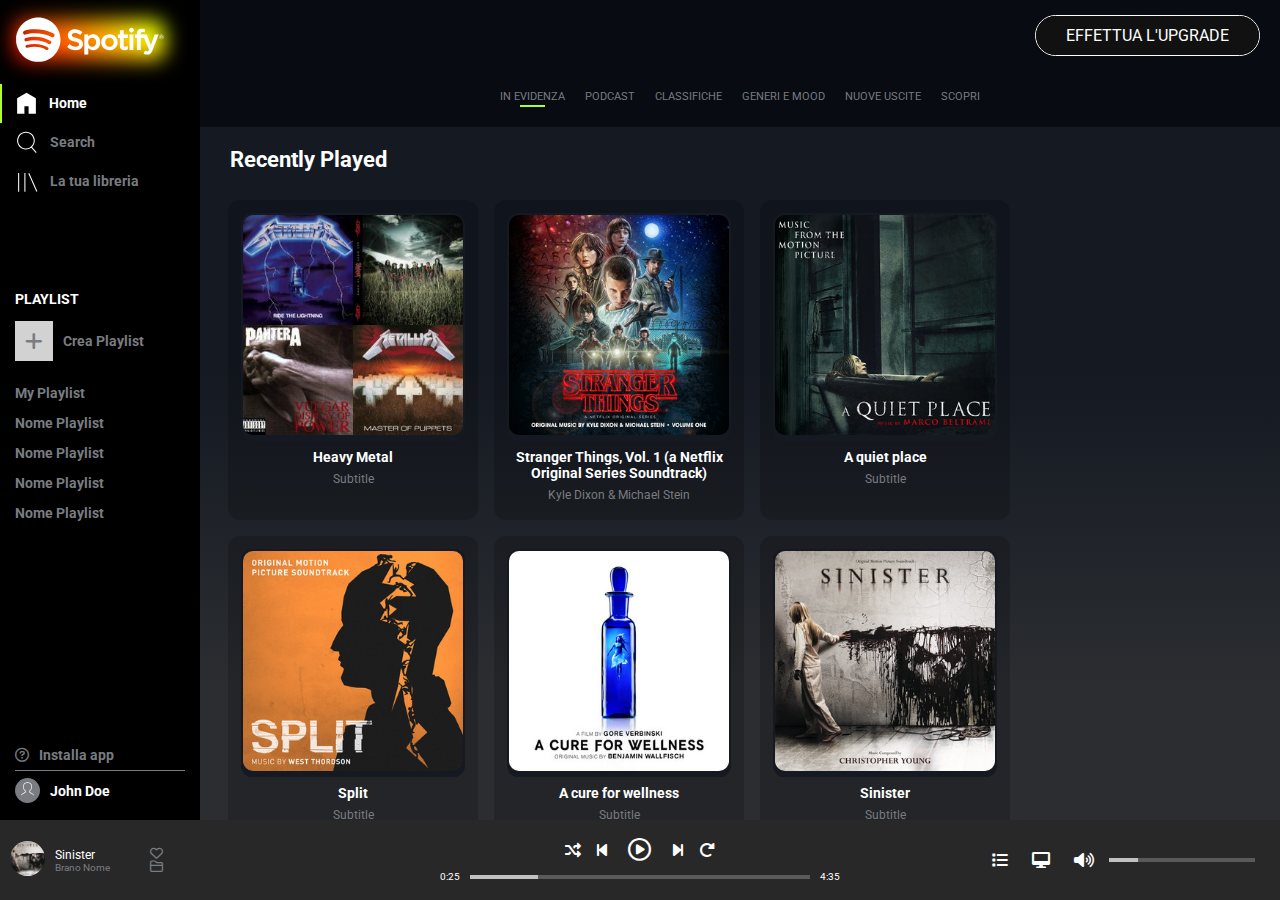
<file: index.html>
<!DOCTYPE html>
<html lang="it">
    <head>
        <meta charset="UTF-8">
        <meta http-equiv="X-UA-Compatible" content="IE=edge">
        <meta name="viewport" content="width=device-width, initial-scale=1.0">
        <title>Spotify</title>
        <link rel="stylesheet" href="./assets/css/style.css">
        <link rel="stylesheet" href="./assets/css/utility.css">
        <link rel="stylesheet" href="./assets/css/animations.css">
        <link rel="shortcut icon" href="./assets/img/spotify.ico" type="image/x-icon">
        <link rel="stylesheet" href="https://cdnjs.cloudflare.com/ajax/libs/font-awesome/6.0.0/css/all.min.css" 
            integrity="sha512-9usAa10IRO0HhonpyAIVpjrylPvoDwiPUiKdWk5t3PyolY1cOd4DSE0Ga+ri4AuTroPR5aQvXU9xC6qOPnzFeg==" 
            crossorigin="anonymous" referrerpolicy="no-referrer" />
        <link rel="preconnect" href="https://fonts.googleapis.com">
        <link rel="preconnect" href="https://fonts.gstatic.com" crossorigin>
        <link href="https://fonts.googleapis.com/css2?family=Roboto:wght@500;700&display=swap" rel="stylesheet"> 
    </head>
    <body>

        <div class="container flex">
            <aside class="sidebar flex font-s-14">
                <div class="upside flex">
                    <div class="spotify padding-x-15">
                        <a href="#" >
                            <img src="./assets/img/logo-small.svg" alt="">
                            <img src="./assets/img/logo.svg" alt="" class="d-none">
                        </a>
                    </div>
                    <div class="home padding-x-12">
                        <a href="./index.html">
                            <img src="./assets/img/home.svg" alt="">
                            <h4 class="white">Home</h4>
                        </a>
                    </div>
                    <div class="search padding-x-15">
                        <a href="#">
                            <img src="./assets/img/search.svg" alt="">
                            <h4>Search</h4>
                        </a>
                    </div>
                    <div class="library padding-x-15">
                        <a href="#">
                            <img src="./assets/img/libreria.svg" alt="">
                            <h4>La tua libreria</h4>
                        </a>
                    </div>
                </div>
                <!-- /.upside -->
                <div class="centerside flex padding-x-15">
                    <div class="playlist">
                        <a href="#">
                            <h4 class="white">PLAYLIST</h4>
                        </a>
                    </div>
                    <div class="add_playlist">
                        <a href="#" class="flex">
                            <i class="fa-solid fa-plus"></i>
                            <h4>Crea Playlist</h4>
                        </a>
                    </div>
                    <div class="playlists">
                        <div class="playlist_name">
                            <a href="./my_playlist.html">
                                <i class="fa-regular fa-hand-point-right"></i>
                                <h4>My Playlist</h4>
                            </a>
                        </div>
                        <div class="playlist_name">
                            <a href="#">
                                <i class="fa-regular fa-hand-point-right"></i>
                                <h4>Nome Playlist</h4>
                            </a>
                        </div>
                        <div class="playlist_name">
                            <a href="#">
                                <i class="fa-regular fa-hand-point-right"></i>
                                <h4>Nome Playlist</h4>
                            </a>
                        </div>
                        <div class="playlist_name">
                            <a href="#">
                                <i class="fa-regular fa-hand-point-right"></i>
                                <h4>Nome Playlist</h4>
                            </a>
                        </div>
                        <div class="playlist_name">
                            <a href="#">
                                <i class="fa-regular fa-hand-point-right"></i>
                                <h4>Nome Playlist</h4>
                            </a>
                        </div>
                        <div class="playlist_name">
                            <a href="#">
                                <i class="fa-regular fa-hand-point-right"></i>
                                <h4>Nome Playlist</h4>
                            </a>
                        </div>
                        <div class="playlist_name">
                            <a href="#">
                                <i class="fa-regular fa-hand-point-right"></i>
                                <h4>Nome Playlist</h4>
                            </a>
                        </div>
                    </div>
                </div>
                <!-- /.centerside -->
                <div class="downside flex padding-x-15">
                    <div class="install">
                        <a href="#">
                            <i class="fa-regular fa-circle-question"></i>
                            <h4>Installa app</h4>
                        </a>
                    </div>
                    <div class="user">
                        <a href="#" class="user">
                            <img src="./assets/img/profile.svg" alt="">
                            <h4 class="white">John Doe</h4>
                        </a>
                    </div>
                </div>
                <!-- /.downside -->
            </aside>
            <main class="">
                <div class="upgrade">
                    <a href="#" class="btn-upgrade">
                        effettua l'upgrade
                    </a>
                </div>
                <!-- /.updrade -->
                <nav class="site_navbar font-s-11 padding-y-10">
                    <a href="#">
                        in evidenza
                        <div class="green"></div>
                    </a>
                    <a href="#">podcast</a>
                    <a href="#">classifiche</a>
                    <a href="#">generi e mood</a>
                    <a href="#">nuove uscite</a>
                    <a href="#">scopri</a>
                </nav>
                <!-- /.site_navbar -->
                    <div class="main_container padding-l-20">
                        <div id="recently" class="list_section margin-b-25">
                            <h3 class="margin-l-10 margin-y-20 font-s-22">
                                Recently Played
                            </h3>
                            <div class="card_section flex text-align-center">
                                <div class="card">
                                    <div class="img">
                                        <img src="./assets/img/metal_lifting.jpg" alt="">
                                        <div class="play">
                                            <i class="fa-regular fa-circle-play"></i>
                                        </div>
                                    </div>
                                        <h4 class="card_name padding-y-7">
                                            Heavy Metal
                                        </h4>
                                        <p class="card_description">
                                            Subtitle
                                        </p>
                                </div>
                                <div class="card">
                                    <div class="img">
                                        <img src="./assets/img/stranger.jpeg" alt="">
                                        <div class="play">
                                            <i class="fa-regular fa-circle-play"></i>
                                        </div>
                                    </div>
                                        <h4 class="card_name padding-y-7">
                                            Stranger Things, Vol. 1 (a Netflix Original Series Soundtrack)
                                        </h4>
                                        <p class="card_description">
                                            Kyle Dixon & Michael Stein
                                        </p>
                                </div>
                                <div class="card">
                                    <div class="img">
                                        <img src="./assets/img/aquietplace.jpeg" alt="">
                                        <div class="play">
                                            <i class="fa-regular fa-circle-play"></i>
                                        </div>
                                    </div>
                                        <h4 class="card_name padding-y-7">
                                            
                                            A quiet place
                                        </h4>
                                        <p class="card_description">
                                            Subtitle
                                        </p>
                                </div>
                                <div class="card">
                                    <div class="img">
                                        <img src="./assets/img/split.jpeg" alt="">
                                        <div class="play">
                                            <i class="fa-regular fa-circle-play"></i>
                                        </div>
                                    </div>
                                        <h4 class="card_name padding-y-7">
                                            Split
                                        </h4>
                                        <p class="card_description">
                                            Subtitle
                                        </p>
                                </div>
                                <div class="card">
                                    <div class="img">
                                        <img src="./assets/img/cure.jpeg" alt="">
                                        <div class="play">
                                            <i class="fa-regular fa-circle-play"></i>
                                        </div>
                                    </div>
                                        <h4 class="card_name padding-y-7">
                                            A cure for wellness
                                        </h4>
                                        <p class="card_description">
                                            Subtitle
                                        </p>
                                </div>
                                <div class="card">
                                    <div class="img">
                                        <img src="./assets/img/sinister.jpeg" alt="">
                                        <div class="play">
                                            <i class="fa-regular fa-circle-play"></i>
                                        </div>
                                    </div>
                                        <h4 class="card_name padding-y-7">
                                            Sinister
                                        </h4>
                                        <p class="card_description">
                                            Subtitle
                                        </p>
                                </div>
                            </div>
                        </div>
                        <!-- /.list_section -->
                        <div id="mix" class="list_section margin-y-50">
                            <h3 class="margin-l-10 margin-t-10 font-s-22">
                                Creato per John Doe
                            </h3>
                            <p class="subtitle margin-l-10 padding-y-7">
                                Più ascolti, più accurati saranno i suggerimenti.
                            </p>
                            <div class="card_section flex text-align-center padding-t-20">
                                <div class="card">
                                    <div class="img">
                                        <img src="./assets/img/radar.jpeg" alt="">
                                        <div class="play">
                                            <i class="fa-regular fa-circle-play"></i>
                                        </div>
                                    </div>
                                        <h4 class="card_name padding-y-7">
                                            Release Radar
                                        </h4>
                                </div>
                                <div class="card">
                                    <div class="img">
                                        <img src="./assets/img/mixdaily.jpeg" alt="">
                                        <div class="play">
                                            <i class="fa-regular fa-circle-play"></i>
                                        </div>
                                    </div>
                                        <h4 class="card_name padding-y-7">
                                            Dally Mix 1
                                        </h4>
                                </div>
                            </div>
                        </div>
                        <!-- /.list_section -->
                        <div id="artists" class="list_section margin-y-50">
                            <h3 class="margin-l-10 margin-t-10 font-s-22">
                                Artisti più popolari
                            </h3>
                            <p class="subtitle margin-l-10 padding-y-7">
                                Più ascolti, più accurati saranno i suggerimenti.
                            </p>
                            <div class="card_section flex text-align-center padding-t-20">
                                <div class="card">
                                    <img src="./assets/img/youg.jpeg" alt="" class="circle rotate">
                                        <h4 class="card_name padding-y-7">
                                            Lana del Rey
                                        </h4>
                                </div>
                                <div class="card">
                                    <img src="./assets/img/einaudi.jpeg" alt="" class="circle rotate">
                                        <h4 class="card_name padding-y-7">
                                            Ludovico Einaudi
                                        </h4>
                                </div>
                            </div>
                        </div>
                        <!-- /.list_section -->
                    </div>
                    <!-- /.main_container -->
                <!-- /.main_container -->
            </main>
        </div>
        <!-- /.container -->
        <footer class="site_footer">
            <div class="footer_container flex flex-ai-center">
                <div class="footy left_footer padding-l-10 flex-ai-center">
                    <div class="cover">
                        <img src="./assets/img/sinister.jpeg" alt="">
                    </div>
                    <!-- /.cover -->
                    <div class="song padding-x-10">
                        <div class="song_name font-s-12">
                            Sinister
                        </div>
                        <div class="song_description font-s-10">
                            Brano Nome
                        </div>
                    </div>
                    <!-- /.song -->
                    <div id="song" class="song_icons flex flex-col font-s-13">
                        <i class="fa-regular fa-heart"></i>
                        <i class="fa-regular fa-folder"></i>
                    </div>
                    <!-- /.song_icons -->
                </div>
                <div class="footy center_footer">
                    <div class="player">
                        <div class="player_icons padding-b-10">
                            <i class="fa-solid fa-shuffle"></i>
                            <i class="fa-solid fa-backward-step"></i>
                            <i class="fa-regular fa-circle-play font-s-23 padding-x-6"></i>
                            <i class="fa-solid fa-forward-step"></i>
                            <i class="fa-solid fa-rotate-right"></i>
                        </div>
                        <!-- /.player_icons -->
                        <div class="player_bar font-s-10">
                            <div class="start_time">0:25</div>
                            <div class="bar central_bar">
                                <div class="dark_bar"></div>
                                <div class="point"></div>
                            </div>
                            <div class="end_time">4:35</div>
                        </div>
                    </div>
                    <!-- /.player -->
                </div>
                <div class="footy right_footer">
                    <div class="padding-r-5">
                        <i class="fa-solid fa-list"></i>
                        <i class="fa-solid fa-desktop"></i>
                        <i class="fa-solid fa-volume-high"></i>
                    </div>
                    <div class="">
                        <div class="right_bar">
                            <div class="dark_bar"></div>
                            <div class="point"></div>
                        </div>
                    </div>
                    <!-- /.right_footer -->
                </div>
            </div>
            <!-- /.footer_container -->
        </footer>
    </body>
</html>
</file>
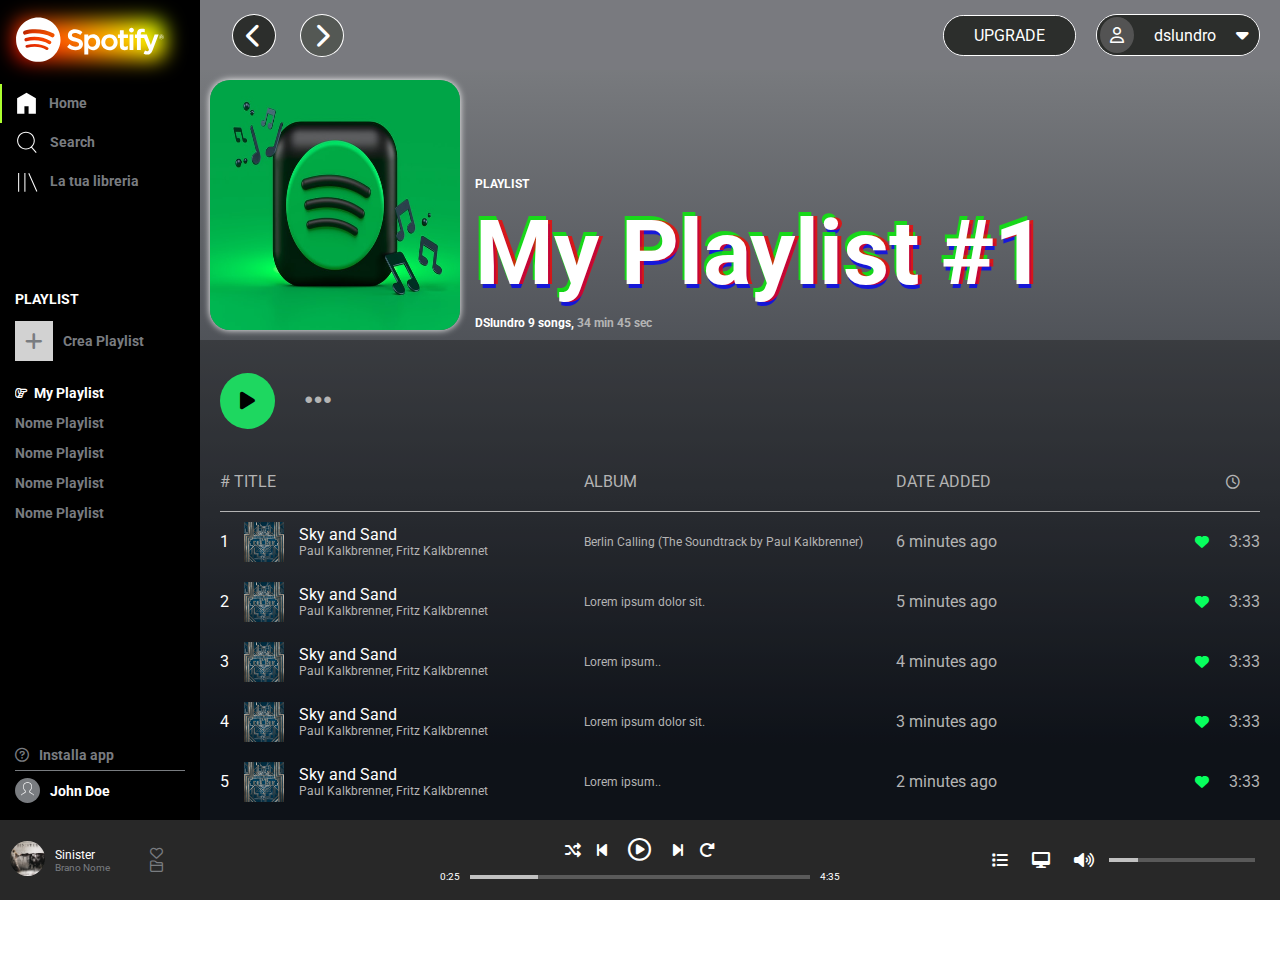
<file: my_playlist.html>
<!DOCTYPE html>
<html lang="it">
    <head>
        <meta charset="UTF-8">
        <meta http-equiv="X-UA-Compatible" content="IE=edge">
        <meta name="viewport" content="width=device-width, initial-scale=1.0">
        <title>Spotify</title>
        <link rel="stylesheet" href="./assets/css/style.css">
        <link rel="stylesheet" href="./assets/css/utility.css">
        <link rel="stylesheet" href="./assets/css/animations.css">
        <link rel="shortcut icon" href="./assets/img/spotify.ico" type="image/x-icon">
        <link rel="stylesheet" href="https://cdnjs.cloudflare.com/ajax/libs/font-awesome/6.0.0/css/all.min.css" 
            integrity="sha512-9usAa10IRO0HhonpyAIVpjrylPvoDwiPUiKdWk5t3PyolY1cOd4DSE0Ga+ri4AuTroPR5aQvXU9xC6qOPnzFeg==" 
            crossorigin="anonymous" referrerpolicy="no-referrer" />
        <link rel="preconnect" href="https://fonts.googleapis.com">
        <link rel="preconnect" href="https://fonts.gstatic.com" crossorigin>
        <link href="https://fonts.googleapis.com/css2?family=Roboto:wght@500;700&display=swap" rel="stylesheet"> 
    </head>
    <body>

        <div class="container flex">
            <aside class="sidebar flex font-s-14">
                <div class="upside flex">
                    <div class="spotify padding-x-15">
                        <a href="#" >
                            <img src="./assets/img/logo-small.svg" alt="">
                            <img src="./assets/img/logo.svg" alt="" class="d-none">
                        </a>
                    </div>
                    <div class="home padding-x-12">
                        <a href="./index.html">
                            <img src="./assets/img/home.svg" alt="">
                            <h4 class="">Home</h4>
                        </a>
                    </div>
                    <div class="search padding-x-15">
                        <a href="#">
                            <img src="./assets/img/search.svg" alt="">
                            <h4>Search</h4>
                        </a>
                    </div>
                    <div class="library padding-x-15">
                        <a href="#">
                            <img src="./assets/img/libreria.svg" alt="">
                            <h4>La tua libreria</h4>
                        </a>
                    </div>
                </div>
                <!-- /.upside -->
                <div class="centerside flex padding-x-15">
                    <div class="playlist">
                        <a href="#">
                            <h4 class="white">PLAYLIST</h4>
                        </a>
                    </div>
                    <div class="add_playlist">
                        <a href="#" class="flex">
                            <i class="fa-solid fa-plus"></i>
                            <h4>Crea Playlist</h4>
                        </a>
                    </div>
                    <div class="playlists">
                        <div class="playlist_name">
                            <a href="./my_playlist.html">
                                <i class="white fa-regular fa-hand-point-right active"></i>
                                <h4 class="white">My Playlist</h4>
                            </a>
                        </div>
                        <div class="playlist_name">
                            <a href="#">
                                <i class="fa-regular fa-hand-point-right"></i>
                                <h4>Nome Playlist</h4>
                            </a>
                        </div>
                        <div class="playlist_name">
                            <a href="#">
                                <i class="fa-regular fa-hand-point-right"></i>
                                <h4>Nome Playlist</h4>
                            </a>
                        </div>
                        <div class="playlist_name">
                            <a href="#">
                                <i class="fa-regular fa-hand-point-right"></i>
                                <h4>Nome Playlist</h4>
                            </a>
                        </div>
                        <div class="playlist_name">
                            <a href="#">
                                <i class="fa-regular fa-hand-point-right"></i>
                                <h4>Nome Playlist</h4>
                            </a>
                        </div>
                        <div class="playlist_name">
                            <a href="#">
                                <i class="fa-regular fa-hand-point-right"></i>
                                <h4>Nome Playlist</h4>
                            </a>
                        </div>
                        <div class="playlist_name">
                            <a href="#">
                                <i class="fa-regular fa-hand-point-right"></i>
                                <h4>Nome Playlist</h4>
                            </a>
                        </div>
                    </div>
                </div>
                <!-- /.centerside -->
                <div class="downside flex padding-x-15">
                    <div class="install">
                        <a href="#">
                            <i class="fa-regular fa-circle-question"></i>
                            <h4>Installa app</h4>
                        </a>
                    </div>
                    <div class="user">
                        <a href="#" class="user">
                            <img src="./assets/img/profile.svg" alt="">
                            <h4 class="white">John Doe</h4>
                        </a>
                    </div>
                </div>
                <!-- /.downside -->
            </aside>
            <main class="">
                <div class="pl_navbar">
                    <div class="left-right">
                        <i class="fa-solid fa-chevron-left"></i>
                        <i class="fa-solid fa-chevron-right"></i>
                    </div>
                    <a href="#" class="btn-c btn-upgrade">
                        upgrade
                    </a>
                    <a href="#" class="btn btn-c btn-upgrade flex">
                        <i class="fa-regular fa-user text-align-left"></i>
                        <div class="padding-x-20">DSlundro</div>
                        <i class="fa-solid fa-caret-down padding-r-7 font-s-20"></i>
                    </a>
                    
                </div>
                <!-- /.updrade -->
                
                    <div class="pl_container">
                        
                        <div class="pl_playlist flex padding-10">
                            <div class="playlist_img">
                                <img src="./assets/img/playlist.jpg" alt="">
                            </div>
                            <div class="playlist_text flex flex-col flex-jc-end padding-x-15">
                                <h3 class="font-s-12">PLAYLIST</h3>
                                <h2 class="padding-y-10 glitch">My Playlist #1</h2>
                                <h3 class="font-s-12">
                                    <span>DSlundro</span>
                                    <span>9 songs,</span>
                                    <span>34 min 45 sec</span>
                                </h3>
                            </div>
                        </div>
                        <!-- /.pl_playlist -->
                        <div class="pl_songs flex flex-col padding-20">
                            <div class="pl_play flex flex-ai-center padding-b-30">
                                <div class="btn_play">
                                    <i class="fa-solid fa-play"></i>
                                </div>
                                <div class="dots padding-l-30 font-s-30">
                                    <i class="fa-solid fa-ellipsis"></i>
                                </div>
                            </div>
                            <div class="list_heading flex padding-b-20">
                                <div class="list_title">
                                    # TITLE
                                </div>
                                <div class="list_album">
                                    ALBUM
                                </div>
                                <div class="list_time">
                                    DATE ADDED
                                </div>
                                <div class="list_duration text-align-right">
                                    <i class="fa-regular fa-clock"></i>
                                </div>
                            </div>
                            <div class="pl_list flex">
                                <div class="list_title flex flex-col">
                                    <div class="title flex flex-ai-center padding-y-10">
                                        <p>1</p>
                                        <img src="./assets/img/youg.jpeg" alt="">
                                        <div class="title_text flex flex-col">
                                            <div class="title_song_name">
                                                Sky and Sand
                                            </div>
                                            <div class="title_artist_name font-s-12">
                                                Paul Kalkbrenner, Fritz Kalkbrennet
                                            </div>
                                        </div>
                                    </div>
                                    <div class="title flex flex-ai-center padding-y-10">
                                        <p>2</p>
                                        <img src="./assets/img/youg.jpeg" alt="">
                                        <div class="title_text flex flex-col">
                                            <div class="title_song_name">
                                                Sky and Sand
                                            </div>
                                            <div class="title_artist_name font-s-12">
                                                Paul Kalkbrenner, Fritz Kalkbrennet
                                            </div>
                                        </div>
                                    </div>
                                    <div class="title flex flex-ai-center padding-y-10">
                                        <p>3</p>
                                        <img src="./assets/img/youg.jpeg" alt="">
                                        <div class="title_text flex flex-col">
                                            <div class="title_song_name">
                                                Sky and Sand
                                            </div>
                                            <div class="title_artist_name font-s-12">
                                                Paul Kalkbrenner, Fritz Kalkbrennet
                                            </div>
                                        </div>
                                    </div>
                                    <div class="title flex flex-ai-center padding-y-10">
                                        <p>4</p>
                                        <img src="./assets/img/youg.jpeg" alt="">
                                        <div class="title_text flex flex-col">
                                            <div class="title_song_name">
                                                Sky and Sand
                                            </div>
                                            <div class="title_artist_name font-s-12">
                                                Paul Kalkbrenner, Fritz Kalkbrennet
                                            </div>
                                        </div>
                                    </div>
                                    <div class="title flex flex-ai-center padding-y-10">
                                        <p>5</p>
                                        <img src="./assets/img/youg.jpeg" alt="">
                                        <div class="title_text flex flex-col">
                                            <div class="title_song_name">
                                                Sky and Sand
                                            </div>
                                            <div class="title_artist_name font-s-12">
                                                Paul Kalkbrenner, Fritz Kalkbrennet
                                            </div>
                                        </div>
                                    </div>
                                    <div class="title flex flex-ai-center padding-y-10">
                                        <p>6</p>
                                        <img src="./assets/img/youg.jpeg" alt="">
                                        <div class="title_text flex flex-col">
                                            <div class="title_song_name">
                                                Sky and Sand
                                            </div>
                                            <div class="title_artist_name font-s-12">
                                                Paul Kalkbrenner, Fritz Kalkbrennet
                                            </div>
                                        </div>
                                    </div>
                                </div>
                                <!-- /.list_title -->
                                <div class="list_album flex flex-col">
                                    <div class="album flex flex-ai-center">
                                        Berlin Calling (The Soundtrack by Paul Kalkbrenner)
                                    </div>
                                    <div class="album flex flex-ai-center">
                                        Lorem ipsum dolor sit.
                                    </div>
                                    <div class="album flex flex-ai-center">
                                        Lorem ipsum..
                                    </div>
                                    <div class="album flex flex-ai-center">
                                        Lorem ipsum dolor sit.
                                    </div>
                                    <div class="album flex flex-ai-center">
                                        Lorem ipsum..
                                    </div>
                                    <div class="album flex flex-ai-center">
                                        Lorem ipsum..
                                    </div>
                                </div>
                                <div class="list_time flex flex-col">
                                    <time>6 minutes ago</time>
                                    <time>5 minutes ago</time>
                                    <time>4 minutes ago</time>
                                    <time>3 minutes ago</time>
                                    <time>2 minutes ago</time>
                                    <time>1 minute ago</time>
                                </div>
                                <!-- /.list_time -->
                                <div class="list_duration flex flex-col flex-ai-end">
                                    <time>
                                        <i class="fa-solid fa-heart"></i>
                                        3:33
                                    </time>
                                    <time>
                                        <i class="fa-solid fa-heart"></i>
                                        3:33
                                    </time>
                                    <time>
                                        <i class="fa-solid fa-heart"></i>
                                        3:33
                                    </time>
                                    <time>
                                        <i class="fa-solid fa-heart"></i>
                                        3:33
                                    </time>
                                    <time>
                                        <i class="fa-solid fa-heart"></i>
                                        3:33
                                    </time>
                                    <time>
                                        <i class="fa-solid fa-heart"></i>
                                        3:33
                                    </time>
                                </div>
                                <!-- /.list_duration -->
                            </div>
                            <!-- /.pl_list -->
                        </div>
                        <!-- /.pl_songs -->
                    </div>
                <!-- /.pl_container -->
            </main>
        </div>
        <!-- /.container -->
        <footer class="site_footer">
            <div class="footer_container flex flex-ai-center">
                <div class="footy left_footer padding-l-10 flex-ai-center">
                    <div class="cover">
                        <img src="./assets/img/sinister.jpeg" alt="">
                    </div>
                    <!-- /.cover -->
                    <div class="song padding-x-10">
                        <div class="song_name font-s-12">
                            Sinister
                        </div>
                        <div class="song_description font-s-10">
                            Brano Nome
                        </div>
                    </div>
                    <!-- /.song -->
                    <div id="song" class="song_icons flex flex-col font-s-13">
                        <i class="fa-regular fa-heart"></i>
                        <i class="fa-regular fa-folder"></i>
                    </div>
                    <!-- /.song_icons -->
                </div>
                <div class="footy center_footer">
                    <div class="player">
                        <div class="player_icons padding-b-10">
                            <i class="fa-solid fa-shuffle"></i>
                            <i class="fa-solid fa-backward-step"></i>
                            <i class="fa-regular fa-circle-play font-s-23 padding-x-6"></i>
                            <i class="fa-solid fa-forward-step"></i>
                            <i class="fa-solid fa-rotate-right"></i>
                        </div>
                        <!-- /.player_icons -->
                        <div class="player_bar font-s-10">
                            <div class="start_time">0:25</div>
                            <div class="bar central_bar">
                                <div class="dark_bar"></div>
                                <div class="point"></div>
                            </div>
                            <div class="end_time">4:35</div>
                        </div>
                    </div>
                    <!-- /.player -->
                </div>
                <div class="footy right_footer">
                    <div class="padding-r-5">
                        <i class="fa-solid fa-list"></i>
                        <i class="fa-solid fa-desktop"></i>
                        <i class="fa-solid fa-volume-high"></i>
                    </div>
                    <div class="">
                        <div class="right_bar">
                            <div class="dark_bar"></div>
                            <div class="point"></div>
                        </div>
                    </div>
                    <!-- /.right_footer -->
                </div>
            </div>
            <!-- /.footer_container -->
        </footer>
    </body>
</html>
</file>
<file: assets/css/style.css>
:root{
    --black:         #000000;
    --upgrade-bg:    #080B12;
    --main-bg:       #141922;
    --footer-bg:     #282828;
    --footer-light:  #5A5A5A;
    --nav-text:      #797C80;
    --nav-active:    #ADFF2F;
    --aside-simbols: #D2D2D2;
    --footer-bar:    #C1C1C1;
    --upgrade:       #F4F4F4;
    --white:         #FFFFFF;
    
    }
    
/*#region               COMMON*/
*{margin: 0;padding: 0;box-sizing: border-box;}
html{overflow: hidden;}
body{font-family: 'Roboto', sans-serif; color: white;overflow: hidden;}
a{color: var(--white); text-decoration: none;}
*::-webkit-scrollbar{width: 12px;} 
*::-webkit-scrollbar-track {background: rgba(169, 169, 169, 0.089);}
*::-webkit-scrollbar-thumb{
    background-color: rgba(128, 128, 128, 0.521);
    border-radius: 20px;
    border: 2px solid rgba(0, 0, 0, 0.486);
}
*::-webkit-scrollbar-thumb:active{background-color: rgba(168, 168, 168, 0.637)}

/*#endregion*/

/*#region               UTILITY*/

.d-none{display: none;}
.white{color: var(--white);}

/*#endregion*/

/*#region               MOBILE 480px */

.container{
    background-color: var(--main-bg);
    height: calc(100vh - 80px);
}
.container > aside,.container > main{
    height: 100%;
}
.container > aside{
    background-color: var(--black);
    width: 100%;
}
.container > main{
    width: calc(100% - 80px);
}

/*#region           ASIDE*/

.sidebar{
    flex-direction: column;
    padding: 10px 0px;
    position: relative;
}
.sidebar h4{
    display: none;
    padding-left: 10px;
}
.upside, .downside{
    flex-direction: column;
    height: 50%;
    width: 100%;
}
.upside img, .downside img{
    width: 25px;
}
.upside a, .centerside a, .downside a{
    display: flex;
    padding: 7px 0;
    align-items: center;
    color: var(--nav-text);
}
.downside{
    justify-content: flex-end;
}
.downside img{
    background-color: var(--nav-text);
    padding: 4px 5px;
    border-radius: 50%;
}
.centerside{
    display: none;
}
.centerside i{display: none;}
.centerside i:hover{background-color: var(--white);}

.upside a:hover,
.centerside a:hover,
.downside a:hover{
    color: var(--white);
}
.downside .user:hover{
    cursor: initial ;
}
.home{
    border-left: 2px solid var(--nav-active);
}
/*#endregion*/

/*#region           UPGRADE*/

.upgrade{
    background-color: var(--upgrade-bg);
    position: relative;
    display: flex;
    justify-content: flex-end;
    align-items: center;
    height: 70px;
}
.btn-upgrade{
    background-color: transparent;
    border: 1px solid var(--white);
    text-transform: uppercase;
    height: auto;
    padding: 10px 30px;
    margin-right: 20px;
    border-radius: 25px;
    text-align: center;
    position: relative;
    z-index: 0;
}
.img img{
    border: 2px solid var(--main-bg);
}
/*#endregion*/

/*#region           NAVBAR*/
.site_navbar{
    background-color: var(--upgrade-bg);
    height: auto;
    max-height: 120px;
    display: flex;
    flex-wrap: wrap;
    justify-content: center;
    overflow-y: auto;
}
.site_navbar > a{
    background-color: transparent;
    text-transform: uppercase;
    padding: 10px 10px;
    color: var(--nav-text);
}
.site_navbar > a:hover{
    color: var(--white);
}
.green{
    background-color: var(--nav-active);
    margin: auto;
    margin-top: 2px;
    height: 2px;
    width: 25px;
}
/*#endregion*/

/*#region           MAIN*/

.main_container{
    background-color: var(--main-bg);
    height: calc(100vh - 205px);
    width: 100%;
    overflow-x: hidden;
    overflow-y: auto;
}
.card{
    background-color: #0000002d;
    position: relative;
    min-width: 220px;
    width: 220px;
    height: 320px;
    margin: 8px;
    padding: 12px;
    border-radius: 12px;
    cursor: pointer;
}
.card:active{
    box-shadow: 0px 0px 13px 0px #a5a5a542;
}
.img{position: relative;}
.card  img{width: 100%;}
#recently img, #mix img{border-radius: 12px;}
.card_name{font-size: 14px;}
.card_description{color: var(--nav-text);font-size: 12px;
}
.subtitle{color: var(--nav-text);}
.circle{border-radius: 50%;}

.play {
    position: absolute;
    font-size: 50px;
    left: 20%;
    bottom: 35%;
    transform: rotate(120deg) translate(-50%, -50%);
    display: none;
}
.img:hover .play{
    display: block;
    
}
.list_section{
    max-width: 100%;
}
.card_section{
    flex-wrap: nowrap;
}
/*#endregion*/

/*#region           FOOTER*/

footer{
    background-color: var(--footer-bg);
    height: 80px;
    position: relative;
}
footer i:hover, footer img:hover{
    cursor: pointer;
    
}
.footer_container{
    width: 100%;
    height: 100%;
    display: flex;
}
.footy{
    width: 33.33%;
    display: flex;
}
.left_footer    {order: 1;}
.center_footer  {order: 2;}
.right_footer   {order: 3;}

/*#region           LEFT*/

.cover img{
    width: 35px;
}
.song_description, .song_icons{
    color: var(--nav-text);
}
.song_description:hover{
    color: var(--white);
    text-decoration: underline;
    cursor: pointer;
}
.song_icons i:hover{
    color: var(--white);
}
/*#endregion*/

/*#region           CENTER*/

.player{
    width: 100%;
    min-width: 140px;
}
.player_icons{
    display: flex;
    justify-content: space-between;
    align-items: center;
    max-width: 150px;
    position: relative;
    margin: auto; 
}
.player_icons .fa-circle-play:hover{
    font-size: 25px;
}
.player_bar{
    position: relative;
    display: flex;
    justify-content: space-between;
    max-width: 400px;
    margin: auto;
}
.central_bar{
    background-color: var(--footer-light);
    position: absolute;
    height: 4px;
    cursor: pointer;
}
.central_bar{
    width: calc(100% - 60px);
    left: 50%;
    top: 50%;
    transform: translate(-50%, -50%);
}
.dark_bar{
    position: absolute;
    background-color: var(--footer-bar);
    height: 100%;
    width: 20%;
}
.point{
    position: absolute;
    height: 14px;
    width: 14px;
    background-color: green;
    border-radius: 50%;
    z-index: 9999;
    top: -5px;
    left: calc(20% - 7px);
    cursor: pointer;
    display: none;
}
.bar:hover .point,
.right_bar:hover .point
{background-color: var(--white);display: block;}
.bar:hover .dark_bar,
.right_bar:hover .dark_bar
{background-color: #ADFF2F;}
/*#endregion*/

/*#region           RIGHT*/

.right_footer{
    position: relative;
}
.right_footer > div:first-child{
    position: relative;
    width: 100%;
    text-align: center;
    padding-left: 10px;
}
.right_footer > div:first-child i{
    padding: 0 10px;
}
.right_footer > div:last-child{
    position: relative;
    width: 50%;
    display: none;
}
.right_bar{
    background-color: var(--footer-light);
    position: absolute;
    height: 4px;
    cursor: pointer;
    width: calc(100% - 25px);
    left: 0;
    top: 50%;
    transform: translate(0, -50%);
    max-width: 200px;
}
/*#endregion*/

/*#endregion*/

/*#endregion*/

/*#region               MY PLAYLIST*/

.pl_container{
    height: calc(100vh - 0px);
    width: 100%;
    overflow-x: hidden;
    overflow-y: auto;
}

/*#region           NAVBAR */
.pl_navbar{
    background-color: rgba(255, 250, 250, 0.432);
    position: relative;
    display: flex;
    justify-content: flex-end;
    align-items: center;
    height: 70px;
}
.btn{
    text-transform: lowercase !important;
    padding: 2px 3px;
    align-items: center;
}
.btn i:first-child{
    padding: 10px;
    background-color: #535353;
    border-radius: 50%;
}
.left-right{
    position: absolute;
    left: 2%;
}
.left-right i{
    left: calc(100% - 10px) !important;
    padding: 8px 13px;
    margin: 0 10px;
    font-size: 25px;
    border-radius: 50%;
    border: 1px solid white;
    cursor: pointer;
    transition: all 0.2s ease;
}
.left-right i:hover{
    padding: 9px 14px;
}
.left-right i:first-child{background-color: #2C2E2C;}
.left-right i:last-child {background-color: #545854;}
/*#endregion*/

/*#region           MAIN*/

.pl_playlist{
    height: 30%;
    min-height: 30%;
    position: relative;
}
.playlist_img img{
    height: 100%;
    aspect-ratio: 1/1;
    border-radius: 20px;
    box-shadow: 0 0 7px white;
}
.playlist_img img:hover{
    clip-path: polygon(0% 15%, 15% 15%, 15% 0%, 85% 0%, 85% 15%, 100% 15%, 100% 85%, 85% 85%, 85% 100%, 15% 100%, 15% 85%, 0% 85%);
}
.playlist_text{width: 100%;}
.playlist_text h2{font-size:  7vw;}
.playlist_text span:last-child{
    color: #b4b4b4;
}


.pl_songs{
    background-color: rgba(0, 0, 0, 0.274);
    height: 70%;
}
.pl_songs .pl_play{
    height: 20%;
    width: 100%;
}
.pl_songs .pl_list{
    height: 80%;
    width: 100%;
}
.pl_songs{
    overflow: auto;
}
.btn_play i{
    background-color: #1ED760;
    color: black;
    font-size: 20px;
    padding: 18px 20px;
    border-radius: 50%;
    transition: all 0.4s ease;
    cursor: pointer;
}
.btn_play i:hover{
    background-color: #07ff5e;
    font-size: 21px;
    box-shadow: 0 0 4px white;
}

.dots i{color: #b4b4b4;}
.list_heading{
    color: #b4b4b4;
    border-bottom: 1px solid;
}
.list_heading .fa-clock{
    text-align: right;
    color: #b4b4b4 !important;
}
.list_title{
    height: 100%;
    width: 100%;
}
.list_title img{
    width: 40px;
    margin: 0 15px;
}
.title_artist_name{
    color: #b4b4b4;
}

.list_album .album{
    height: 60px;
    font-size: 12px;
    color: #b4b4b4;
    padding: 10px 0;
    justify-self: center;
}
.list_time time{
    display: flex;
    align-items: center;
    height: 60px;
    padding: 10px 0;
    color: #b4b4b4;
}
.list_duration time{
    display: flex;
    align-items: center;
    height: 60px;
    padding: 10px 0;
    color: #b4b4b4;
}
.list_duration i {
    padding-right: 20px;
    font-size: 14px;
    cursor: pointer;
}
.list_duration i{color: #07ff5e}
.list_duration i:hover{color: #ff0000;}
.list_duration i:active{color: #fa9292; font-size: 15px;}
.list_title     {width: 35%;}
.list_album     {width: 30%;}
.list_time      {width: 20%;}
.list_duration  {width: 15%;}
/*#endregion*/

/*#endregion*/

/*#region               QUERY*/

@media screen and (min-width: 1030px){
    .card                   {min-width: 250px;max-width: 270px;}
    .song_icons             {padding-left: 30px;flex-direction: column;
    }
}

@media screen and (max-width: 1029px){
    /*#region           MY PLAYLIST*/
    .list_title             {width: 70%;}
    .list_duration          {width: 30%;}
    .list_album             {display: none !important;}
    .list_time              {display: none !important;}
    /*#endregion*/
}

@media screen and (min-width: 768px){

    /*#region           LAYOUT*/
    .container > aside      {width: 200px;}
    .container > main       {width: calc(100% - 200px);}
    /*#endregion*/

    /*#region           ASIDE*/
    .spotify  img:first-child{display: none;}
    .spotify  img:last-child{display: block;width: 150px;padding-bottom: 15px;}

    .sidebar h4             {display: block;}
    .downside > .user       {border-top: 1px solid var(--nav-text);}
    .upside                 {height: 100%;}
    .centerside             {height: 100%; width: 100%;}
    .downside               {height: 100%;}
    .centerside             {display: block;flex-direction: column;padding-top: 10px;}
    .centerside i           {display: block;}
    .add_playlist i         {
        background-color: var(--aside-simbols);
        color: var(--nav-text);
        font-size: 20px;
        padding: 10px;}
    .playlist h4, 
    .playlists h4           {padding: 0;}
    .playlists              {max-height: 150px;margin-top: 10px;overflow-y: auto;}
    .playlist_name i        {display: none; font-size: 12px; padding-right: 7px;}
    .playlist_name:hover i  {display: block;}
    .active                 {display: block!important;}

    /*#endregion*/

    /*#region           MAIN*/
    .card_section           {flex-wrap: wrap;}
    /**/

    /*#region           FOOTER*/
    .right_footer > div:last-child{display: block;width: 40%;}
    .right_footer > div:first-child{width: 60%;text-align: right;}
    /*#endregion*/
}

@media screen and (max-width: 767px){
    .container > aside      {width: 50px;}
    .container > main       {width: calc(100% - 50px);}

    /*#region           ASIDE*/
    .upside, .downside      {align-items: center;}
    /*#endregion*/
}

@media screen and (max-width: 567px){
    .main_container         {height: calc(100vh - 236px);}
        /*#region           MY PLAYLIST*/
        .btn-c:first-of-type{display: none !important;}
        /*#endregion*/
}

@media screen and (max-width: 479px){

    .container > aside      {width: 50px;}
    .container > main       {width: calc(100% - 40px);}
    .upgrade, .site_navbar  {font-size: 13px;}

    /*#region           NAVBAR*/
    .upgrade                {justify-content: center;}
    .btn-upgrade            {margin: 0;}
    /*#endregion*/

    /*#region           MAIN*/
    h3, .subtitle           {text-align: center;}
    .card                   {min-width: 180px;}
    /*#endregion*/

    /*#region           FOOTER*/
    .footer_container       {justify-content: space-between;}
    .left_footer            {width: 50%;}
    .center_footer          {width: 50%; padding-right: 10px;}
    .right_footer           {display: none;}
    /*#endregion*/
}

@media screen and (max-width: 380px){
            /*#region           MY PLAYLIST*/
            .playlist_text  {display: none !important;}
            .list_duration  {display: none !important;}
            .btn-c          {display: none !important;}
            .list_title     {width: 100%;}
            .playlist_img   {width: 100%; text-align: center;}

            /*#endregion*/
}

@media screen and (max-width: 320px){

    /*#region           NAVBAR*/
    .upgrade, .site_navbar  {font-size: 10px;}
    /*#endregion*/

    /*#region           FOOTER*/
    .left_footer > .song, 
    .left_footer > .song_icons{display: none;}
    .left_footer img{
        position: absolute;
        top: 5px;
        left: 22px;
    }
    .left_footer{width: 0%;}
    .center_footer          {width: 100%; padding: 0 15px;}
    /*#endregion*/
}

@media screen and (max-width: 295px){
    .main_container         {height: calc(100vh - 269px);}
}

@media screen and (max-width: 260px){
    .left_footer            {display: none;}
}

@media screen and (max-height: 250px){
    .upgrade                {display: none;}
    .left_footer            {order: 2;}
    .right_footer           {display: none;}
    .center_footer          {width: 100%;}

    .left_footer > .song, 
    .left_footer > .song_icons{display: none;}
    .left_footer img        {top: 10px;right: 5%;}
}
/*#endregion*/
</file>
<file: assets/css/utility.css>
.margin-1{margin:1px}.margin-2{margin:2px}.margin-3{margin:3px}.margin-4{margin:4px}.margin-5{margin:5px}.margin-6{margin:6px}.margin-7{margin:7px}.margin-8{margin:8px}.margin-9{margin:9px}.margin-10{margin:10px}.margin-11{margin:11px}.margin-12{margin:12px}.margin-13{margin:13px}.margin-14{margin:14px}.margin-15{margin:15px}.margin-16{margin:16px}.margin-17{margin:17px}.margin-18{margin:18px}.margin-19{margin:19px}.margin-20{margin:20px}.margin-25{margin:25px}.margin-30{margin:30px}.margin-35{margin:35px}.margin-40{margin:40px}.margin-45{margin:45px}.margin-50{margin:50px}.margin-55{margin:55px}.margin-60{margin:60px}.margin-65{margin:65px}.margin-70{margin:70px}.margin-75{margin:75px}.margin-80{margin:80px}.margin-85{margin:85px}.margin-90{margin:90px}.margin-95{margin:95px}.margin-100{margin:100px}.margin-110{margin:110px}.margin-120{margin:120px}.margin-130{margin:130px}.margin-140{margin:140px}.margin-150{margin:150px}.margin-160{margin:160px}.margin-170{margin:170px}.margin-180{margin:180px}.margin-190{margin:190px}.margin-200{margin:200px}.margin-225{margin:225px}.margin-250{margin:250px}.margin-275{margin:275px}.margin-300{margin:300px}.margin-325{margin:325px}.margin-350{margin:350px}.margin-375{margin:375px}.margin-400{margin:400px}.margin-425{margin:425px}.margin-450{margin:450px}.margin-475{margin:475px}.margin-500{margin:500px}.margin-525{margin:525px}.margin-550{margin:550px}.margin-575{margin:575px}.margin-600{margin:600px}.margin-625{margin:625px}.margin-650{margin:650px}.margin-675{margin:675px}.margin-700{margin:700px}.margin-725{margin:725px}.margin-750{margin:750px}.margin-775{margin:775px}.margin-800{margin:800px}.margin-825{margin:825px}.margin-850{margin:850px}.margin-875{margin:875px}.margin-900{margin:900px}.margin-925{margin:925px}.margin-950{margin:950px}.margin-975{margin:975px}.margin-1000{margin:1000px}.margin-x-1{margin-left:1px;margin-right:1px}.margin-x-2{margin-left:2px;margin-right:2px}.margin-x-3{margin-left:3px;margin-right:3px}.margin-x-4{margin-left:4px;margin-right:4px}.margin-x-5{margin-left:5px;margin-right:5px}.margin-x-6{margin-left:6px;margin-right:6px}.margin-x-7{margin-left:7px;margin-right:7px}.margin-x-8{margin-left:8px;margin-right:8px}.margin-x-9{margin-left:9px;margin-right:9px}.margin-x-10{margin-left:10px;margin-right:10px}.margin-x-11{margin-left:11px;margin-right:11px}.margin-x-12{margin-left:12px;margin-right:12px}.margin-x-13{margin-left:13px;margin-right:13px}.margin-x-14{margin-left:14px;margin-right:14px}.margin-x-15{margin-left:15px;margin-right:15px}.margin-x-16{margin-left:16px;margin-right:16px}.margin-x-17{margin-left:17px;margin-right:17px}.margin-x-18{margin-left:18px;margin-right:18px}.margin-x-19{margin-left:19px;margin-right:19px}.margin-x-20{margin-left:20px;margin-right:20px}.margin-x-25{margin-left:25px;margin-right:25px}.margin-x-30{margin-left:30px;margin-right:30px}.margin-x-35{margin-left:35px;margin-right:35px}.margin-x-40{margin-left:40px;margin-right:40px}.margin-x-45{margin-left:45px;margin-right:45px}.margin-x-50{margin-left:50px;margin-right:50px}.margin-x-55{margin-left:55px;margin-right:55px}.margin-x-60{margin-left:60px;margin-right:60px}.margin-x-65{margin-left:65px;margin-right:65px}.margin-x-70{margin-left:70px;margin-right:70px}.margin-x-75{margin-left:75px;margin-right:75px}.margin-x-80{margin-left:80px;margin-right:80px}.margin-x-85{margin-left:85px;margin-right:85px}.margin-x-90{margin-left:90px;margin-right:90px}.margin-x-95{margin-left:95px;margin-right:95px}.margin-x-100{margin-left:100px;margin-right:100px}.margin-x-110{margin-left:110px;margin-right:110px}.margin-x-120{margin-left:120px;margin-right:120px}.margin-x-130{margin-left:130px;margin-right:130px}.margin-x-140{margin-left:140px;margin-right:140px}.margin-x-150{margin-left:150px;margin-right:150px}.margin-x-160{margin-left:160px;margin-right:160px}.margin-x-170{margin-left:170px;margin-right:170px}.margin-x-180{margin-left:180px;margin-right:180px}.margin-x-190{margin-left:190px;margin-right:190px}.margin-x-200{margin-left:200px;margin-right:200px}.margin-x-225{margin-left:225px;margin-right:225px}.margin-x-250{margin-left:250px;margin-right:250px}.margin-x-275{margin-left:275px;margin-right:275px}.margin-x-300{margin-left:300px;margin-right:300px}.margin-x-325{margin-left:325px;margin-right:325px}.margin-x-350{margin-left:350px;margin-right:350px}.margin-x-375{margin-left:375px;margin-right:375px}.margin-x-400{margin-left:400px;margin-right:400px}.margin-x-425{margin-left:425px;margin-right:425px}.margin-x-450{margin-left:450px;margin-right:450px}.margin-x-475{margin-left:475px;margin-right:475px}.margin-x-500{margin-left:500px;margin-right:500px}.margin-x-525{margin-left:525px;margin-right:525px}.margin-x-550{margin-left:550px;margin-right:550px}.margin-x-575{margin-left:575px;margin-right:575px}.margin-x-600{margin-left:600px;margin-right:600px}.margin-x-625{margin-left:625px;margin-right:625px}.margin-x-650{margin-left:650px;margin-right:650px}.margin-x-675{margin-left:675px;margin-right:675px}.margin-x-700{margin-left:700px;margin-right:700px}.margin-x-725{margin-left:725px;margin-right:725px}.margin-x-750{margin-left:750px;margin-right:750px}.margin-x-775{margin-left:775px;margin-right:775px}.margin-x-800{margin-left:800px;margin-right:800px}.margin-x-825{margin-left:825px;margin-right:825px}.margin-x-850{margin-left:850px;margin-right:850px}.margin-x-875{margin-left:875px;margin-right:875px}.margin-x-900{margin-left:900px;margin-right:900px}.margin-x-925{margin-left:925px;margin-right:925px}.margin-x-950{margin-left:950px;margin-right:950px}.margin-x-975{margin-left:975px;margin-right:975px}.margin-x-1000{margin-left:1000px;margin-right:1000px}.margin-y-1{margin-top:1px;margin-bottom:1px}.margin-y-2{margin-top:2px;margin-bottom:2px}.margin-y-3{margin-top:3px;margin-bottom:3px}.margin-y-4{margin-top:4px;margin-bottom:4px}.margin-y-5{margin-top:5px;margin-bottom:5px}.margin-y-6{margin-top:6px;margin-bottom:6px}.margin-y-7{margin-top:7px;margin-bottom:7px}.margin-y-8{margin-top:8px;margin-bottom:8px}.margin-y-9{margin-top:9px;margin-bottom:9px}.margin-y-10{margin-top:10px;margin-bottom:10px}.margin-y-11{margin-top:11px;margin-bottom:11px}.margin-y-12{margin-top:12px;margin-bottom:12px}.margin-y-13{margin-top:13px;margin-bottom:13px}.margin-y-14{margin-top:14px;margin-bottom:14px}.margin-y-15{margin-top:15px;margin-bottom:15px}.margin-y-16{margin-top:16px;margin-bottom:16px}.margin-y-17{margin-top:17px;margin-bottom:17px}.margin-y-18{margin-top:18px;margin-bottom:18px}.margin-y-19{margin-top:19px;margin-bottom:19px}.margin-y-20{margin-top:20px;margin-bottom:20px}.margin-y-25{margin-top:25px;margin-bottom:25px}.margin-y-30{margin-top:30px;margin-bottom:30px}.margin-y-35{margin-top:35px;margin-bottom:35px}.margin-y-40{margin-top:40px;margin-bottom:40px}.margin-y-45{margin-top:45px;margin-bottom:45px}.margin-y-50{margin-top:50px;margin-bottom:50px}.margin-y-55{margin-top:55px;margin-bottom:55px}.margin-y-60{margin-top:60px;margin-bottom:60px}.margin-y-65{margin-top:65px;margin-bottom:65px}.margin-y-70{margin-top:70px;margin-bottom:70px}.margin-y-75{margin-top:75px;margin-bottom:75px}.margin-y-80{margin-top:80px;margin-bottom:80px}.margin-y-85{margin-top:85px;margin-bottom:85px}.margin-y-90{margin-top:90px;margin-bottom:90px}.margin-y-95{margin-top:95px;margin-bottom:95px}.margin-y-100{margin-top:100px;margin-bottom:100px}.margin-y-110{margin-top:110px;margin-bottom:110px}.margin-y-120{margin-top:120px;margin-bottom:120px}.margin-y-130{margin-top:130px;margin-bottom:130px}.margin-y-140{margin-top:140px;margin-bottom:140px}.margin-y-150{margin-top:150px;margin-bottom:150px}.margin-y-160{margin-top:160px;margin-bottom:160px}.margin-y-170{margin-top:170px;margin-bottom:170px}.margin-y-180{margin-top:180px;margin-bottom:180px}.margin-y-190{margin-top:190px;margin-bottom:190px}.margin-y-200{margin-top:200px;margin-bottom:200px}.margin-y-225{margin-top:225px;margin-bottom:225px}.margin-y-250{margin-top:250px;margin-bottom:250px}.margin-y-275{margin-top:275px;margin-bottom:275px}.margin-y-300{margin-top:300px;margin-bottom:300px}.margin-y-325{margin-top:325px;margin-bottom:325px}.margin-y-350{margin-top:350px;margin-bottom:350px}.margin-y-375{margin-top:375px;margin-bottom:375px}.margin-y-400{margin-top:400px;margin-bottom:400px}.margin-y-425{margin-top:425px;margin-bottom:425px}.margin-y-450{margin-top:450px;margin-bottom:450px}.margin-y-475{margin-top:475px;margin-bottom:475px}.margin-y-500{margin-top:500px;margin-bottom:500px}.margin-y-525{margin-top:525px;margin-bottom:525px}.margin-y-550{margin-top:550px;margin-bottom:550px}.margin-y-575{margin-top:575px;margin-bottom:575px}.margin-y-600{margin-top:600px;margin-bottom:600px}.margin-y-625{margin-top:625px;margin-bottom:625px}.margin-y-650{margin-top:650px;margin-bottom:650px}.margin-y-675{margin-top:675px;margin-bottom:675px}.margin-y-700{margin-top:700px;margin-bottom:700px}.margin-y-725{margin-top:725px;margin-bottom:725px}.margin-y-750{margin-top:750px;margin-bottom:750px}.margin-y-775{margin-top:775px;margin-bottom:775px}.margin-y-800{margin-top:800px;margin-bottom:800px}.margin-y-825{margin-top:825px;margin-bottom:825px}.margin-y-850{margin-top:850px;margin-bottom:850px}.margin-y-875{margin-top:875px;margin-bottom:875px}.margin-y-900{margin-top:900px;margin-bottom:900px}.margin-y-925{margin-top:925px;margin-bottom:925px}.margin-y-950{margin-top:950px;margin-bottom:950px}.margin-y-975{margin-top:975px;margin-bottom:975px}.margin-y-1000{margin-top:1000px;margin-bottom:1000px}.margin-t-1{margin-top:1px}.margin-t-2{margin-top:2px}.margin-t-3{margin-top:3px}.margin-t-4{margin-top:4px}.margin-t-5{margin-top:5px}.margin-t-6{margin-top:6px}.margin-t-7{margin-top:7px}.margin-t-8{margin-top:8px}.margin-t-9{margin-top:9px}.margin-t-10{margin-top:10px}.margin-t-11{margin-top:11px}.margin-t-12{margin-top:12px}.margin-t-13{margin-top:13px}.margin-t-14{margin-top:14px}.margin-t-15{margin-top:15px}.margin-t-16{margin-top:16px}.margin-t-17{margin-top:17px}.margin-t-18{margin-top:18px}.margin-t-19{margin-top:19px}.margin-t-20{margin-top:20px}.margin-t-25{margin-top:25px}.margin-t-30{margin-top:30px}.margin-t-35{margin-top:35px}.margin-t-40{margin-top:40px}.margin-t-45{margin-top:45px}.margin-t-50{margin-top:50px}.margin-t-55{margin-top:55px}.margin-t-60{margin-top:60px}.margin-t-65{margin-top:65px}.margin-t-70{margin-top:70px}.margin-t-75{margin-top:75px}.margin-t-80{margin-top:80px}.margin-t-85{margin-top:85px}.margin-t-90{margin-top:90px}.margin-t-95{margin-top:95px}.margin-t-100{margin-top:100px}.margin-t-110{margin-top:110px}.margin-t-120{margin-top:120px}.margin-t-130{margin-top:130px}.margin-t-140{margin-top:140px}.margin-t-150{margin-top:150px}.margin-t-160{margin-top:160px}.margin-t-170{margin-top:170px}.margin-t-180{margin-top:180px}.margin-t-190{margin-top:190px}.margin-t-200{margin-top:200px}.margin-t-225{margin-top:225px}.margin-t-250{margin-top:250px}.margin-t-275{margin-top:275px}.margin-t-300{margin-top:300px}.margin-t-325{margin-top:325px}.margin-t-350{margin-top:350px}.margin-t-375{margin-top:375px}.margin-t-400{margin-top:400px}.margin-t-425{margin-top:425px}.margin-t-450{margin-top:450px}.margin-t-475{margin-top:475px}.margin-t-500{margin-top:500px}.margin-t-525{margin-top:525px}.margin-t-550{margin-top:550px}.margin-t-575{margin-top:575px}.margin-t-600{margin-top:600px}.margin-t-625{margin-top:625px}.margin-t-650{margin-top:650px}.margin-t-675{margin-top:675px}.margin-t-700{margin-top:700px}.margin-t-725{margin-top:725px}.margin-t-750{margin-top:750px}.margin-t-775{margin-top:775px}.margin-t-800{margin-top:800px}.margin-t-825{margin-top:825px}.margin-t-850{margin-top:850px}.margin-t-875{margin-top:875px}.margin-t-900{margin-top:900px}.margin-t-925{margin-top:925px}.margin-t-950{margin-top:950px}.margin-t-975{margin-top:975px}.margin-t-1000{margin-top:1000px}.margin-b-1{margin-bottom:1px}.margin-b-2{margin-bottom:2px}.margin-b-3{margin-bottom:3px}.margin-b-4{margin-bottom:4px}.margin-b-5{margin-bottom:5px}.margin-b-6{margin-bottom:6px}.margin-b-7{margin-bottom:7px}.margin-b-8{margin-bottom:8px}.margin-b-9{margin-bottom:9px}.margin-b-10{margin-bottom:10px}.margin-b-11{margin-bottom:11px}.margin-b-12{margin-bottom:12px}.margin-b-13{margin-bottom:13px}.margin-b-14{margin-bottom:14px}.margin-b-15{margin-bottom:15px}.margin-b-16{margin-bottom:16px}.margin-b-17{margin-bottom:17px}.margin-b-18{margin-bottom:18px}.margin-b-19{margin-bottom:19px}.margin-b-20{margin-bottom:20px}.margin-b-25{margin-bottom:25px}.margin-b-30{margin-bottom:30px}.margin-b-35{margin-bottom:35px}.margin-b-40{margin-bottom:40px}.margin-b-45{margin-bottom:45px}.margin-b-50{margin-bottom:50px}.margin-b-55{margin-bottom:55px}.margin-b-60{margin-bottom:60px}.margin-b-65{margin-bottom:65px}.margin-b-70{margin-bottom:70px}.margin-b-75{margin-bottom:75px}.margin-b-80{margin-bottom:80px}.margin-b-85{margin-bottom:85px}.margin-b-90{margin-bottom:90px}.margin-b-95{margin-bottom:95px}.margin-b-100{margin-bottom:100px}.margin-b-110{margin-bottom:110px}.margin-b-120{margin-bottom:120px}.margin-b-130{margin-bottom:130px}.margin-b-140{margin-bottom:140px}.margin-b-150{margin-bottom:150px}.margin-b-160{margin-bottom:160px}.margin-b-170{margin-bottom:170px}.margin-b-180{margin-bottom:180px}.margin-b-190{margin-bottom:190px}.margin-b-200{margin-bottom:200px}.margin-b-225{margin-bottom:225px}.margin-b-250{margin-bottom:250px}.margin-b-275{margin-bottom:275px}.margin-b-300{margin-bottom:300px}.margin-b-325{margin-bottom:325px}.margin-b-350{margin-bottom:350px}.margin-b-375{margin-bottom:375px}.margin-b-400{margin-bottom:400px}.margin-b-425{margin-bottom:425px}.margin-b-450{margin-bottom:450px}.margin-b-475{margin-bottom:475px}.margin-b-500{margin-bottom:500px}.margin-b-525{margin-bottom:525px}.margin-b-550{margin-bottom:550px}.margin-b-575{margin-bottom:575px}.margin-b-600{margin-bottom:600px}.margin-b-625{margin-bottom:625px}.margin-b-650{margin-bottom:650px}.margin-b-675{margin-bottom:675px}.margin-b-700{margin-bottom:700px}.margin-b-725{margin-bottom:725px}.margin-b-750{margin-bottom:750px}.margin-b-775{margin-bottom:775px}.margin-b-800{margin-bottom:800px}.margin-b-825{margin-bottom:825px}.margin-b-850{margin-bottom:850px}.margin-b-875{margin-bottom:875px}.margin-b-900{margin-bottom:900px}.margin-b-925{margin-bottom:925px}.margin-b-950{margin-bottom:950px}.margin-b-975{margin-bottom:975px}.margin-b-1000{margin-bottom:1000px}.margin-l-1{margin-left:1px}.margin-l-2{margin-left:2px}.margin-l-3{margin-left:3px}.margin-l-4{margin-left:4px}.margin-l-5{margin-left:5px}.margin-l-6{margin-left:6px}.margin-l-7{margin-left:7px}.margin-l-8{margin-left:8px}.margin-l-9{margin-left:9px}.margin-l-10{margin-left:10px}.margin-l-11{margin-left:11px}.margin-l-12{margin-left:12px}.margin-l-13{margin-left:13px}.margin-l-14{margin-left:14px}.margin-l-15{margin-left:15px}.margin-l-16{margin-left:16px}.margin-l-17{margin-left:17px}.margin-l-18{margin-left:18px}.margin-l-19{margin-left:19px}.margin-l-20{margin-left:20px}.margin-l-25{margin-left:25px}.margin-l-30{margin-left:30px}.margin-l-35{margin-left:35px}.margin-l-40{margin-left:40px}.margin-l-45{margin-left:45px}.margin-l-50{margin-left:50px}.margin-l-55{margin-left:55px}.margin-l-60{margin-left:60px}.margin-l-65{margin-left:65px}.margin-l-70{margin-left:70px}.margin-l-75{margin-left:75px}.margin-l-80{margin-left:80px}.margin-l-85{margin-left:85px}.margin-l-90{margin-left:90px}.margin-l-95{margin-left:95px}.margin-l-100{margin-left:100px}.margin-l-110{margin-left:110px}.margin-l-120{margin-left:120px}.margin-l-130{margin-left:130px}.margin-l-140{margin-left:140px}.margin-l-150{margin-left:150px}.margin-l-160{margin-left:160px}.margin-l-170{margin-left:170px}.margin-l-180{margin-left:180px}.margin-l-190{margin-left:190px}.margin-l-200{margin-left:200px}.margin-l-225{margin-left:225px}.margin-l-250{margin-left:250px}.margin-l-275{margin-left:275px}.margin-l-300{margin-left:300px}.margin-l-325{margin-left:325px}.margin-l-350{margin-left:350px}.margin-l-375{margin-left:375px}.margin-l-400{margin-left:400px}.margin-l-425{margin-left:425px}.margin-l-450{margin-left:450px}.margin-l-475{margin-left:475px}.margin-l-500{margin-left:500px}.margin-l-525{margin-left:525px}.margin-l-550{margin-left:550px}.margin-l-575{margin-left:575px}.margin-l-600{margin-left:600px}.margin-l-625{margin-left:625px}.margin-l-650{margin-left:650px}.margin-l-675{margin-left:675px}.margin-l-700{margin-left:700px}.margin-l-725{margin-left:725px}.margin-l-750{margin-left:750px}.margin-l-775{margin-left:775px}.margin-l-800{margin-left:800px}.margin-l-825{margin-left:825px}.margin-l-850{margin-left:850px}.margin-l-875{margin-left:875px}.margin-l-900{margin-left:900px}.margin-l-925{margin-left:925px}.margin-l-950{margin-left:950px}.margin-l-975{margin-left:975px}.margin-l-1000{margin-left:1000px}.margin-r-1{margin-right:1px}.margin-r-2{margin-right:2px}.margin-r-3{margin-right:3px}.margin-r-4{margin-right:4px}.margin-r-5{margin-right:5px}.margin-r-6{margin-right:6px}.margin-r-7{margin-right:7px}.margin-r-8{margin-right:8px}.margin-r-9{margin-right:9px}.margin-r-10{margin-right:10px}.margin-r-11{margin-right:11px}.margin-r-12{margin-right:12px}.margin-r-13{margin-right:13px}.margin-r-14{margin-right:14px}.margin-r-15{margin-right:15px}.margin-r-16{margin-right:16px}.margin-r-17{margin-right:17px}.margin-r-18{margin-right:18px}.margin-r-19{margin-right:19px}.margin-r-20{margin-right:20px}.margin-r-25{margin-right:25px}.margin-r-30{margin-right:30px}.margin-r-35{margin-right:35px}.margin-r-40{margin-right:40px}.margin-r-45{margin-right:45px}.margin-r-50{margin-right:50px}.margin-r-55{margin-right:55px}.margin-r-60{margin-right:60px}.margin-r-65{margin-right:65px}.margin-r-70{margin-right:70px}.margin-r-75{margin-right:75px}.margin-r-80{margin-right:80px}.margin-r-85{margin-right:85px}.margin-r-90{margin-right:90px}.margin-r-95{margin-right:95px}.margin-r-100{margin-right:100px}.margin-r-110{margin-right:110px}.margin-r-120{margin-right:120px}.margin-r-130{margin-right:130px}.margin-r-140{margin-right:140px}.margin-r-150{margin-right:150px}.margin-r-160{margin-right:160px}.margin-r-170{margin-right:170px}.margin-r-180{margin-right:180px}.margin-r-190{margin-right:190px}.margin-r-200{margin-right:200px}.margin-r-225{margin-right:225px}.margin-r-250{margin-right:250px}.margin-r-275{margin-right:275px}.margin-r-300{margin-right:300px}.margin-r-325{margin-right:325px}.margin-r-350{margin-right:350px}.margin-r-375{margin-right:375px}.margin-r-400{margin-right:400px}.margin-r-425{margin-right:425px}.margin-r-450{margin-right:450px}.margin-r-475{margin-right:475px}.margin-r-500{margin-right:500px}.margin-r-525{margin-right:525px}.margin-r-550{margin-right:550px}.margin-r-575{margin-right:575px}.margin-r-600{margin-right:600px}.margin-r-625{margin-right:625px}.margin-r-650{margin-right:650px}.margin-r-675{margin-right:675px}.margin-r-700{margin-right:700px}.margin-r-725{margin-right:725px}.margin-r-750{margin-right:750px}.margin-r-775{margin-right:775px}.margin-r-800{margin-right:800px}.margin-r-825{margin-right:825px}.margin-r-850{margin-right:850px}.margin-r-875{margin-right:875px}.margin-r-900{margin-right:900px}.margin-r-925{margin-right:925px}.margin-r-950{margin-right:950px}.margin-r-975{margin-right:975px}.margin-r-1000{margin-right:1000px}.padding-1{padding:1px}.padding-2{padding:2px}.padding-3{padding:3px}.padding-4{padding:4px}.padding-5{padding:5px}.padding-6{padding:6px}.padding-7{padding:7px}.padding-8{padding:8px}.padding-9{padding:9px}.padding-10{padding:10px}.padding-11{padding:11px}.padding-12{padding:12px}.padding-13{padding:13px}.padding-14{padding:14px}.padding-15{padding:15px}.padding-16{padding:16px}.padding-17{padding:17px}.padding-18{padding:18px}.padding-19{padding:19px}.padding-20{padding:20px}.padding-25{padding:25px}.padding-30{padding:30px}.padding-35{padding:35px}.padding-40{padding:40px}.padding-45{padding:45px}.padding-50{padding:50px}.padding-55{padding:55px}.padding-60{padding:60px}.padding-65{padding:65px}.padding-70{padding:70px}.padding-75{padding:75px}.padding-80{padding:80px}.padding-85{padding:85px}.padding-90{padding:90px}.padding-95{padding:95px}.padding-100{padding:100px}.padding-110{padding:110px}.padding-120{padding:120px}.padding-130{padding:130px}.padding-140{padding:140px}.padding-150{padding:150px}.padding-160{padding:160px}.padding-170{padding:170px}.padding-180{padding:180px}.padding-190{padding:190px}.padding-200{padding:200px}.padding-225{padding:225px}.padding-250{padding:250px}.padding-275{padding:275px}.padding-300{padding:300px}.padding-325{padding:325px}.padding-350{padding:350px}.padding-375{padding:375px}.padding-400{padding:400px}.padding-425{padding:425px}.padding-450{padding:450px}.padding-475{padding:475px}.padding-500{padding:500px}.padding-525{padding:525px}.padding-550{padding:550px}.padding-575{padding:575px}.padding-600{padding:600px}.padding-625{padding:625px}.padding-650{padding:650px}.padding-675{padding:675px}.padding-700{padding:700px}.padding-725{padding:725px}.padding-750{padding:750px}.padding-775{padding:775px}.padding-800{padding:800px}.padding-825{padding:825px}.padding-850{padding:850px}.padding-875{padding:875px}.padding-900{padding:900px}.padding-925{padding:925px}.padding-950{padding:950px}.padding-975{padding:975px}.padding-1000{padding:1000px}.padding-x-1{padding-left:1px;padding-right:1px}.padding-x-2{padding-left:2px;padding-right:2px}.padding-x-3{padding-left:3px;padding-right:3px}.padding-x-4{padding-left:4px;padding-right:4px}.padding-x-5{padding-left:5px;padding-right:5px}.padding-x-6{padding-left:6px;padding-right:6px}.padding-x-7{padding-left:7px;padding-right:7px}.padding-x-8{padding-left:8px;padding-right:8px}.padding-x-9{padding-left:9px;padding-right:9px}.padding-x-10{padding-left:10px;padding-right:10px}.padding-x-11{padding-left:11px;padding-right:11px}.padding-x-12{padding-left:12px;padding-right:12px}.padding-x-13{padding-left:13px;padding-right:13px}.padding-x-14{padding-left:14px;padding-right:14px}.padding-x-15{padding-left:15px;padding-right:15px}.padding-x-16{padding-left:16px;padding-right:16px}.padding-x-17{padding-left:17px;padding-right:17px}.padding-x-18{padding-left:18px;padding-right:18px}.padding-x-19{padding-left:19px;padding-right:19px}.padding-x-20{padding-left:20px;padding-right:20px}.padding-x-25{padding-left:25px;padding-right:25px}.padding-x-30{padding-left:30px;padding-right:30px}.padding-x-35{padding-left:35px;padding-right:35px}.padding-x-40{padding-left:40px;padding-right:40px}.padding-x-45{padding-left:45px;padding-right:45px}.padding-x-50{padding-left:50px;padding-right:50px}.padding-x-55{padding-left:55px;padding-right:55px}.padding-x-60{padding-left:60px;padding-right:60px}.padding-x-65{padding-left:65px;padding-right:65px}.padding-x-70{padding-left:70px;padding-right:70px}.padding-x-75{padding-left:75px;padding-right:75px}.padding-x-80{padding-left:80px;padding-right:80px}.padding-x-85{padding-left:85px;padding-right:85px}.padding-x-90{padding-left:90px;padding-right:90px}.padding-x-95{padding-left:95px;padding-right:95px}.padding-x-100{padding-left:100px;padding-right:100px}.padding-x-110{padding-left:110px;padding-right:110px}.padding-x-120{padding-left:120px;padding-right:120px}.padding-x-130{padding-left:130px;padding-right:130px}.padding-x-140{padding-left:140px;padding-right:140px}.padding-x-150{padding-left:150px;padding-right:150px}.padding-x-160{padding-left:160px;padding-right:160px}.padding-x-170{padding-left:170px;padding-right:170px}.padding-x-180{padding-left:180px;padding-right:180px}.padding-x-190{padding-left:190px;padding-right:190px}.padding-x-200{padding-left:200px;padding-right:200px}.padding-x-225{padding-left:225px;padding-right:225px}.padding-x-250{padding-left:250px;padding-right:250px}.padding-x-275{padding-left:275px;padding-right:275px}.padding-x-300{padding-left:300px;padding-right:300px}.padding-x-325{padding-left:325px;padding-right:325px}.padding-x-350{padding-left:350px;padding-right:350px}.padding-x-375{padding-left:375px;padding-right:375px}.padding-x-400{padding-left:400px;padding-right:400px}.padding-x-425{padding-left:425px;padding-right:425px}.padding-x-450{padding-left:450px;padding-right:450px}.padding-x-475{padding-left:475px;padding-right:475px}.padding-x-500{padding-left:500px;padding-right:500px}.padding-x-525{padding-left:525px;padding-right:525px}.padding-x-550{padding-left:550px;padding-right:550px}.padding-x-575{padding-left:575px;padding-right:575px}.padding-x-600{padding-left:600px;padding-right:600px}.padding-x-625{padding-left:625px;padding-right:625px}.padding-x-650{padding-left:650px;padding-right:650px}.padding-x-675{padding-left:675px;padding-right:675px}.padding-x-700{padding-left:700px;padding-right:700px}.padding-x-725{padding-left:725px;padding-right:725px}.padding-x-750{padding-left:750px;padding-right:750px}.padding-x-775{padding-left:775px;padding-right:775px}.padding-x-800{padding-left:800px;padding-right:800px}.padding-x-825{padding-left:825px;padding-right:825px}.padding-x-850{padding-left:850px;padding-right:850px}.padding-x-875{padding-left:875px;padding-right:875px}.padding-x-900{padding-left:900px;padding-right:900px}.padding-x-925{padding-left:925px;padding-right:925px}.padding-x-950{padding-left:950px;padding-right:950px}.padding-x-975{padding-left:975px;padding-right:975px}.padding-x-1000{padding-left:1000px;padding-right:1000px}.padding-y-1{padding-top:1px;padding-bottom:1px}.padding-y-2{padding-top:2px;padding-bottom:2px}.padding-y-3{padding-top:3px;padding-bottom:3px}.padding-y-4{padding-top:4px;padding-bottom:4px}.padding-y-5{padding-top:5px;padding-bottom:5px}.padding-y-6{padding-top:6px;padding-bottom:6px}.padding-y-7{padding-top:7px;padding-bottom:7px}.padding-y-8{padding-top:8px;padding-bottom:8px}.padding-y-9{padding-top:9px;padding-bottom:9px}.padding-y-10{padding-top:10px;padding-bottom:10px}.padding-y-11{padding-top:11px;padding-bottom:11px}.padding-y-12{padding-top:12px;padding-bottom:12px}.padding-y-13{padding-top:13px;padding-bottom:13px}.padding-y-14{padding-top:14px;padding-bottom:14px}.padding-y-15{padding-top:15px;padding-bottom:15px}.padding-y-16{padding-top:16px;padding-bottom:16px}.padding-y-17{padding-top:17px;padding-bottom:17px}.padding-y-18{padding-top:18px;padding-bottom:18px}.padding-y-19{padding-top:19px;padding-bottom:19px}.padding-y-20{padding-top:20px;padding-bottom:20px}.padding-y-25{padding-top:25px;padding-bottom:25px}.padding-y-30{padding-top:30px;padding-bottom:30px}.padding-y-35{padding-top:35px;padding-bottom:35px}.padding-y-40{padding-top:40px;padding-bottom:40px}.padding-y-45{padding-top:45px;padding-bottom:45px}.padding-y-50{padding-top:50px;padding-bottom:50px}.padding-y-55{padding-top:55px;padding-bottom:55px}.padding-y-60{padding-top:60px;padding-bottom:60px}.padding-y-65{padding-top:65px;padding-bottom:65px}.padding-y-70{padding-top:70px;padding-bottom:70px}.padding-y-75{padding-top:75px;padding-bottom:75px}.padding-y-80{padding-top:80px;padding-bottom:80px}.padding-y-85{padding-top:85px;padding-bottom:85px}.padding-y-90{padding-top:90px;padding-bottom:90px}.padding-y-95{padding-top:95px;padding-bottom:95px}.padding-y-100{padding-top:100px;padding-bottom:100px}.padding-y-110{padding-top:110px;padding-bottom:110px}.padding-y-120{padding-top:120px;padding-bottom:120px}.padding-y-130{padding-top:130px;padding-bottom:130px}.padding-y-140{padding-top:140px;padding-bottom:140px}.padding-y-150{padding-top:150px;padding-bottom:150px}.padding-y-160{padding-top:160px;padding-bottom:160px}.padding-y-170{padding-top:170px;padding-bottom:170px}.padding-y-180{padding-top:180px;padding-bottom:180px}.padding-y-190{padding-top:190px;padding-bottom:190px}.padding-y-200{padding-top:200px;padding-bottom:200px}.padding-y-225{padding-top:225px;padding-bottom:225px}.padding-y-250{padding-top:250px;padding-bottom:250px}.padding-y-275{padding-top:275px;padding-bottom:275px}.padding-y-300{padding-top:300px;padding-bottom:300px}.padding-y-325{padding-top:325px;padding-bottom:325px}.padding-y-350{padding-top:350px;padding-bottom:350px}.padding-y-375{padding-top:375px;padding-bottom:375px}.padding-y-400{padding-top:400px;padding-bottom:400px}.padding-y-425{padding-top:425px;padding-bottom:425px}.padding-y-450{padding-top:450px;padding-bottom:450px}.padding-y-475{padding-top:475px;padding-bottom:475px}.padding-y-500{padding-top:500px;padding-bottom:500px}.padding-y-525{padding-top:525px;padding-bottom:525px}.padding-y-550{padding-top:550px;padding-bottom:550px}.padding-y-575{padding-top:575px;padding-bottom:575px}.padding-y-600{padding-top:600px;padding-bottom:600px}.padding-y-625{padding-top:625px;padding-bottom:625px}.padding-y-650{padding-top:650px;padding-bottom:650px}.padding-y-675{padding-top:675px;padding-bottom:675px}.padding-y-700{padding-top:700px;padding-bottom:700px}.padding-y-725{padding-top:725px;padding-bottom:725px}.padding-y-750{padding-top:750px;padding-bottom:750px}.padding-y-775{padding-top:775px;padding-bottom:775px}.padding-y-800{padding-top:800px;padding-bottom:800px}.padding-y-825{padding-top:825px;padding-bottom:825px}.padding-y-850{padding-top:850px;padding-bottom:850px}.padding-y-875{padding-top:875px;padding-bottom:875px}.padding-y-900{padding-top:900px;padding-bottom:900px}.padding-y-925{padding-top:925px;padding-bottom:925px}.padding-y-950{padding-top:950px;padding-bottom:950px}.padding-y-975{padding-top:975px;padding-bottom:975px}.padding-y-1000{padding-top:1000px;padding-bottom:1000px}.padding-t-1{padding-top:1px}.padding-t-2{padding-top:2px}.padding-t-3{padding-top:3px}.padding-t-4{padding-top:4px}.padding-t-5{padding-top:5px}.padding-t-6{padding-top:6px}.padding-t-7{padding-top:7px}.padding-t-8{padding-top:8px}.padding-t-9{padding-top:9px}.padding-t-10{padding-top:10px}.padding-t-11{padding-top:11px}.padding-t-12{padding-top:12px}.padding-t-13{padding-top:13px}.padding-t-14{padding-top:14px}.padding-t-15{padding-top:15px}.padding-t-16{padding-top:16px}.padding-t-17{padding-top:17px}.padding-t-18{padding-top:18px}.padding-t-19{padding-top:19px}.padding-t-20{padding-top:20px}.padding-t-25{padding-top:25px}.padding-t-30{padding-top:30px}.padding-t-35{padding-top:35px}.padding-t-40{padding-top:40px}.padding-t-45{padding-top:45px}.padding-t-50{padding-top:50px}.padding-t-55{padding-top:55px}.padding-t-60{padding-top:60px}.padding-t-65{padding-top:65px}.padding-t-70{padding-top:70px}.padding-t-75{padding-top:75px}.padding-t-80{padding-top:80px}.padding-t-85{padding-top:85px}.padding-t-90{padding-top:90px}.padding-t-95{padding-top:95px}.padding-t-100{padding-top:100px}.padding-t-110{padding-top:110px}.padding-t-120{padding-top:120px}.padding-t-130{padding-top:130px}.padding-t-140{padding-top:140px}.padding-t-150{padding-top:150px}.padding-t-160{padding-top:160px}.padding-t-170{padding-top:170px}.padding-t-180{padding-top:180px}.padding-t-190{padding-top:190px}.padding-t-200{padding-top:200px}.padding-t-225{padding-top:225px}.padding-t-250{padding-top:250px}.padding-t-275{padding-top:275px}.padding-t-300{padding-top:300px}.padding-t-325{padding-top:325px}.padding-t-350{padding-top:350px}.padding-t-375{padding-top:375px}.padding-t-400{padding-top:400px}.padding-t-425{padding-top:425px}.padding-t-450{padding-top:450px}.padding-t-475{padding-top:475px}.padding-t-500{padding-top:500px}.padding-t-525{padding-top:525px}.padding-t-550{padding-top:550px}.padding-t-575{padding-top:575px}.padding-t-600{padding-top:600px}.padding-t-625{padding-top:625px}.padding-t-650{padding-top:650px}.padding-t-675{padding-top:675px}.padding-t-700{padding-top:700px}.padding-t-725{padding-top:725px}.padding-t-750{padding-top:750px}.padding-t-775{padding-top:775px}.padding-t-800{padding-top:800px}.padding-t-825{padding-top:825px}.padding-t-850{padding-top:850px}.padding-t-875{padding-top:875px}.padding-t-900{padding-top:900px}.padding-t-925{padding-top:925px}.padding-t-950{padding-top:950px}.padding-t-975{padding-top:975px}.padding-t-1000{padding-top:1000px}.padding-b-1{padding-bottom:1px}.padding-b-2{padding-bottom:2px}.padding-b-3{padding-bottom:3px}.padding-b-4{padding-bottom:4px}.padding-b-5{padding-bottom:5px}.padding-b-6{padding-bottom:6px}.padding-b-7{padding-bottom:7px}.padding-b-8{padding-bottom:8px}.padding-b-9{padding-bottom:9px}.padding-b-10{padding-bottom:10px}.padding-b-11{padding-bottom:11px}.padding-b-12{padding-bottom:12px}.padding-b-13{padding-bottom:13px}.padding-b-14{padding-bottom:14px}.padding-b-15{padding-bottom:15px}.padding-b-16{padding-bottom:16px}.padding-b-17{padding-bottom:17px}.padding-b-18{padding-bottom:18px}.padding-b-19{padding-bottom:19px}.padding-b-20{padding-bottom:20px}.padding-b-25{padding-bottom:25px}.padding-b-30{padding-bottom:30px}.padding-b-35{padding-bottom:35px}.padding-b-40{padding-bottom:40px}.padding-b-45{padding-bottom:45px}.padding-b-50{padding-bottom:50px}.padding-b-55{padding-bottom:55px}.padding-b-60{padding-bottom:60px}.padding-b-65{padding-bottom:65px}.padding-b-70{padding-bottom:70px}.padding-b-75{padding-bottom:75px}.padding-b-80{padding-bottom:80px}.padding-b-85{padding-bottom:85px}.padding-b-90{padding-bottom:90px}.padding-b-95{padding-bottom:95px}.padding-b-100{padding-bottom:100px}.padding-b-110{padding-bottom:110px}.padding-b-120{padding-bottom:120px}.padding-b-130{padding-bottom:130px}.padding-b-140{padding-bottom:140px}.padding-b-150{padding-bottom:150px}.padding-b-160{padding-bottom:160px}.padding-b-170{padding-bottom:170px}.padding-b-180{padding-bottom:180px}.padding-b-190{padding-bottom:190px}.padding-b-200{padding-bottom:200px}.padding-b-225{padding-bottom:225px}.padding-b-250{padding-bottom:250px}.padding-b-275{padding-bottom:275px}.padding-b-300{padding-bottom:300px}.padding-b-325{padding-bottom:325px}.padding-b-350{padding-bottom:350px}.padding-b-375{padding-bottom:375px}.padding-b-400{padding-bottom:400px}.padding-b-425{padding-bottom:425px}.padding-b-450{padding-bottom:450px}.padding-b-475{padding-bottom:475px}.padding-b-500{padding-bottom:500px}.padding-b-525{padding-bottom:525px}.padding-b-550{padding-bottom:550px}.padding-b-575{padding-bottom:575px}.padding-b-600{padding-bottom:600px}.padding-b-625{padding-bottom:625px}.padding-b-650{padding-bottom:650px}.padding-b-675{padding-bottom:675px}.padding-b-700{padding-bottom:700px}.padding-b-725{padding-bottom:725px}.padding-b-750{padding-bottom:750px}.padding-b-775{padding-bottom:775px}.padding-b-800{padding-bottom:800px}.padding-b-825{padding-bottom:825px}.padding-b-850{padding-bottom:850px}.padding-b-875{padding-bottom:875px}.padding-b-900{padding-bottom:900px}.padding-b-925{padding-bottom:925px}.padding-b-950{padding-bottom:950px}.padding-b-975{padding-bottom:975px}.padding-b-1000{padding-bottom:1000px}.padding-l-1{padding-left:1px}.padding-l-2{padding-left:2px}.padding-l-3{padding-left:3px}.padding-l-4{padding-left:4px}.padding-l-5{padding-left:5px}.padding-l-6{padding-left:6px}.padding-l-7{padding-left:7px}.padding-l-8{padding-left:8px}.padding-l-9{padding-left:9px}.padding-l-10{padding-left:10px}.padding-l-11{padding-left:11px}.padding-l-12{padding-left:12px}.padding-l-13{padding-left:13px}.padding-l-14{padding-left:14px}.padding-l-15{padding-left:15px}.padding-l-16{padding-left:16px}.padding-l-17{padding-left:17px}.padding-l-18{padding-left:18px}.padding-l-19{padding-left:19px}.padding-l-20{padding-left:20px}.padding-l-25{padding-left:25px}.padding-l-30{padding-left:30px}.padding-l-35{padding-left:35px}.padding-l-40{padding-left:40px}.padding-l-45{padding-left:45px}.padding-l-50{padding-left:50px}.padding-l-55{padding-left:55px}.padding-l-60{padding-left:60px}.padding-l-65{padding-left:65px}.padding-l-70{padding-left:70px}.padding-l-75{padding-left:75px}.padding-l-80{padding-left:80px}.padding-l-85{padding-left:85px}.padding-l-90{padding-left:90px}.padding-l-95{padding-left:95px}.padding-l-100{padding-left:100px}.padding-l-110{padding-left:110px}.padding-l-120{padding-left:120px}.padding-l-130{padding-left:130px}.padding-l-140{padding-left:140px}.padding-l-150{padding-left:150px}.padding-l-160{padding-left:160px}.padding-l-170{padding-left:170px}.padding-l-180{padding-left:180px}.padding-l-190{padding-left:190px}.padding-l-200{padding-left:200px}.padding-l-225{padding-left:225px}.padding-l-250{padding-left:250px}.padding-l-275{padding-left:275px}.padding-l-300{padding-left:300px}.padding-l-325{padding-left:325px}.padding-l-350{padding-left:350px}.padding-l-375{padding-left:375px}.padding-l-400{padding-left:400px}.padding-l-425{padding-left:425px}.padding-l-450{padding-left:450px}.padding-l-475{padding-left:475px}.padding-l-500{padding-left:500px}.padding-l-525{padding-left:525px}.padding-l-550{padding-left:550px}.padding-l-575{padding-left:575px}.padding-l-600{padding-left:600px}.padding-l-625{padding-left:625px}.padding-l-650{padding-left:650px}.padding-l-675{padding-left:675px}.padding-l-700{padding-left:700px}.padding-l-725{padding-left:725px}.padding-l-750{padding-left:750px}.padding-l-775{padding-left:775px}.padding-l-800{padding-left:800px}.padding-l-825{padding-left:825px}.padding-l-850{padding-left:850px}.padding-l-875{padding-left:875px}.padding-l-900{padding-left:900px}.padding-l-925{padding-left:925px}.padding-l-950{padding-left:950px}.padding-l-975{padding-left:975px}.padding-l-1000{padding-left:1000px}.padding-r-1{padding-right:1px}.padding-r-2{padding-right:2px}.padding-r-3{padding-right:3px}.padding-r-4{padding-right:4px}.padding-r-5{padding-right:5px}.padding-r-6{padding-right:6px}.padding-r-7{padding-right:7px}.padding-r-8{padding-right:8px}.padding-r-9{padding-right:9px}.padding-r-10{padding-right:10px}.padding-r-11{padding-right:11px}.padding-r-12{padding-right:12px}.padding-r-13{padding-right:13px}.padding-r-14{padding-right:14px}.padding-r-15{padding-right:15px}.padding-r-16{padding-right:16px}.padding-r-17{padding-right:17px}.padding-r-18{padding-right:18px}.padding-r-19{padding-right:19px}.padding-r-20{padding-right:20px}.padding-r-25{padding-right:25px}.padding-r-30{padding-right:30px}.padding-r-35{padding-right:35px}.padding-r-40{padding-right:40px}.padding-r-45{padding-right:45px}.padding-r-50{padding-right:50px}.padding-r-55{padding-right:55px}.padding-r-60{padding-right:60px}.padding-r-65{padding-right:65px}.padding-r-70{padding-right:70px}.padding-r-75{padding-right:75px}.padding-r-80{padding-right:80px}.padding-r-85{padding-right:85px}.padding-r-90{padding-right:90px}.padding-r-95{padding-right:95px}.padding-r-100{padding-right:100px}.padding-r-110{padding-right:110px}.padding-r-120{padding-right:120px}.padding-r-130{padding-right:130px}.padding-r-140{padding-right:140px}.padding-r-150{padding-right:150px}.padding-r-160{padding-right:160px}.padding-r-170{padding-right:170px}.padding-r-180{padding-right:180px}.padding-r-190{padding-right:190px}.padding-r-200{padding-right:200px}.padding-r-225{padding-right:225px}.padding-r-250{padding-right:250px}.padding-r-275{padding-right:275px}.padding-r-300{padding-right:300px}.padding-r-325{padding-right:325px}.padding-r-350{padding-right:350px}.padding-r-375{padding-right:375px}.padding-r-400{padding-right:400px}.padding-r-425{padding-right:425px}.padding-r-450{padding-right:450px}.padding-r-475{padding-right:475px}.padding-r-500{padding-right:500px}.padding-r-525{padding-right:525px}.padding-r-550{padding-right:550px}.padding-r-575{padding-right:575px}.padding-r-600{padding-right:600px}.padding-r-625{padding-right:625px}.padding-r-650{padding-right:650px}.padding-r-675{padding-right:675px}.padding-r-700{padding-right:700px}.padding-r-725{padding-right:725px}.padding-r-750{padding-right:750px}.padding-r-775{padding-right:775px}.padding-r-800{padding-right:800px}.padding-r-825{padding-right:825px}.padding-r-850{padding-right:850px}.padding-r-875{padding-right:875px}.padding-r-900{padding-right:900px}.padding-r-925{padding-right:925px}.padding-r-950{padding-right:950px}.padding-r-975{padding-right:975px}.padding-r-1000{padding-right:1000px}.font-s-initial{font-size:initial}.font-s-inherit{font-size:inherit}.font-s-large{font-size:large}.font-s-larger{font-size:larger}.font-s-medium{font-size:medium}.font-s-small{font-size:small}.font-s-smaller{font-size:smaller}.font-s-x-large{font-size:x-large}.font-s-x-small{font-size:x-small}.font-s-xx-large{font-size:xx-large}.font-s-xx-small{font-size:xx-small}.font-s-1{font-size:1px}.font-s-2{font-size:2px}.font-s-3{font-size:3px}.font-s-4{font-size:4px}.font-s-5{font-size:5px}.font-s-6{font-size:6px}.font-s-7{font-size:7px}.font-s-8{font-size:8px}.font-s-9{font-size:9px}.font-s-10{font-size:10px}.font-s-11{font-size:11px}.font-s-12{font-size:12px}.font-s-13{font-size:13px}.font-s-14{font-size:14px}.font-s-15{font-size:15px}.font-s-16{font-size:16px}.font-s-17{font-size:17px}.font-s-18{font-size:18px}.font-s-19{font-size:19px}.font-s-20{font-size:20px}.font-s-21{font-size:21px}.font-s-22{font-size:22px}.font-s-23{font-size:23px}.font-s-24{font-size:24px}.font-s-25{font-size:25px}.font-s-26{font-size:26px}.font-s-27{font-size:27px}.font-s-28{font-size:28px}.font-s-29{font-size:29px}.font-s-30{font-size:30px}.font-s-32{font-size:32px}.font-s-34{font-size:34px}.font-s-36{font-size:36px}.font-s-38{font-size:38px}.font-s-40{font-size:40px}.font-s-42{font-size:42px}.font-s-44{font-size:44px}.font-s-46{font-size:46px}.font-s-48{font-size:48px}.font-s-50{font-size:50px}.font-s-50{font-size:50px}.font-w-normal{font-weight:400}.font-w-bold{font-weight:700}.font-w-bolder{font-weight:bolder}.font-w-lighter{font-weight:lighter}.font-w-initial{font-weight:initial}.font-w-inherit{font-weight:inherit}.font-w-100{font-weight:100}.font-w-200{font-weight:200}.font-w-300{font-weight:300}.font-w-400{font-weight:400}.font-w-500{font-weight:500}.font-w-600{font-weight:600}.font-w-700{font-weight:700}.font-w-800{font-weight:800}.font-w-900{font-weight:900}.line-h-1{line-height:1px}.line-h-2{line-height:2px}.line-h-3{line-height:3px}.line-h-4{line-height:4px}.line-h-5{line-height:5px}.line-h-6{line-height:6px}.line-h-7{line-height:7px}.line-h-8{line-height:8px}.line-h-9{line-height:9px}.line-h-10{line-height:10px}.line-h-11{line-height:11px}.line-h-12{line-height:12px}.line-h-13{line-height:13px}.line-h-14{line-height:14px}.line-h-15{line-height:15px}.line-h-16{line-height:16px}.line-h-17{line-height:17px}.line-h-18{line-height:18px}.line-h-19{line-height:19px}.line-h-20{line-height:20px}.line-h-21{line-height:21px}.line-h-22{line-height:22px}.line-h-23{line-height:23px}.line-h-24{line-height:24px}.line-h-25{line-height:25px}.line-h-26{line-height:26px}.line-h-27{line-height:27px}.line-h-28{line-height:28px}.line-h-29{line-height:29px}.line-h-30{line-height:30px}.text-align-left{text-align:left}.text-align-center{text-align:center}.text-align-right{text-align:right}.text-align-justify{text-align:justify}.text-align-initial{text-align:initial}.text-align-inherit{text-align:inherit}.row{width:100%}.row::after{content:'';display:table;clear:both;}[class*="col-"]{float:left;height:100%;}.col-5{width:5%}.col-10{width:10%}.col-15{width:15%}.col-20{width:20%}.col-25{width:25%}.col-30{width:30%}.col-33{width:33.33%}.col-35{width:35%}.col-40{width:40%}.col-45{width:45%}.col-50{width:50%}.col-55{width:55%}.col-60{width:60%}.col-65{width:65%}.col-66{width:66.66%}.col-70{width:70%}.col-75{width:75%}.col-80{width:80%}.col-85{width:85%}.col-90{width:90%}.col-95{width:95%}.col-100{width:100%}.flex{display:flex;position:relative;}.flex-col{display:flex;position:relative;flex-direction:column;}.flex-ai-center{align-items:center;}.flex-jc-center{justify-content:center;}.flex-jc-end{justify-content: flex-end;}.flex-ai-end{align-items: flex-end;}.wrap{flex-wrap:wrap;}.no-wrap{flex-wrap:no-wrap;}.flex-jc-around{justify-content:space-around;}.flex-jc-between{justify-content:space-between;}.flex-direction-row{flex-direction:row;}.flex-direction-column{flex-direction:column;}
</file>
<file: assets/css/animations.css>
/*#region       transitions*/
.container > aside{transition: all 0.4s ease;}
.container > main {transition: all 0.4s ease;}

.img:hover img{
    filter: brightness(80%);
    width: calc(100% + 2px);
    transition: all 0.4s ease;
}

.card{
    transition: all 0.4s ease;
}
/*#endregion*/

/*#region       main background color*/
.main_container{
    background-image: linear-gradient(180deg, 
    var(--main-bg) 35%, 
    #3b3b3b96 80%);
}
.pl_container{
    background-image: linear-gradient(360deg, 
    var(--main-bg) 25%, 
    #bebebe96 100%);
}
/*#endregion*/

/*#region       common background animation*/
.btn-upgrade:before,.img:before,.spotify:before {
    content: '';
    background: linear-gradient(45deg, 
    #ff0000, 
    #ff7300, 
    #fffb00, 
    #48ff00, 
    #00ffd5, 
    #002bff, 
    #7a00ff, 
    #ff00c8, 
    #ff0000);
    position: absolute;
    top: -2px;
    left:-2px;
    background-size: 400%;
    z-index: -1;
    filter: blur(10px);
    width: 100%;
    height: 100%;
    animation: glowing 20s linear infinite;
    opacity: 0;
    transition: opacity 0.4s ease-in-out;
    border-radius: 10px;
}
.btn-upgrade:active:after{background: transparent;}
.btn-upgrade:hover:before,.img:hover:before,.spotify:hover:before {opacity: 1;}
.btn-upgrade:after,.img:after,.spotify:after {
    z-index: -1;
    content: '';
    position: absolute;
    width: 100%;
    height: 100%;
    background: #111;
    left: 0;
    top: 0;
    border-radius: 25px;
}
.btn-c:after{background-color: #2C2E2C;}
@keyframes glowing {
    0% { background-position: 0 0; }
    50% { background-position: 500% 0; }
    100% { background-position: 0 0; }
}
/*#endregion*/

/*#region       img background*/
.img{
    background-color: transparent;
    text-transform: uppercase;
    height: auto;
    margin: 1px;
    border-radius: 25px;
    text-align: center;
    position: relative;
    z-index: 0;
}
.img:after{ 
    background: var(--main-bg);
    border-radius: 5%;
}
/*#endregion*/

/*#region       img play*/
.img:hover .play {animation: play 0.5s; animation-timing-function: ease-out;}

@keyframes play {
    from {
        font-size: 0px;
        left: 20%;
        bottom: 0%;
        transform: rotate(0deg) translate(50%, 50%);
    }
    to {
        font-size: 50px;
        left: 20%;
        bottom: 35%;
        transform: rotate(120deg) translate(-50%, -50%);
    }
}

@media screen and (max-width: 479px){
    .play {
        font-size: 50px;
        left: 10%;
        bottom: 30%;
        transform: rotate(120deg) translate(-50%, -50%);
        display: none;
    }

    @keyframes play {
        from {
            font-size: 0px;
            left: 20%;
            bottom: 0%;
            transform: rotate(0deg) translate(50%, 50%);
        }
        to {
            font-size: 50px;
            left: 10%;
            bottom: 30%;
            transform: rotate(120deg) translate(-50%, -50%);
        }
    }
}

/*#endregion*/

/*#region       img artist rotate*/
.rotate {
    transition: all 0.3s;
    box-sizing: border-box;
    max-width: 100%;
}
.rotate:hover {
    transform: rotate(5deg);
    box-shadow: 0px 0px 15px 0px grey;
}
/*#endregion*/

/*#region       img left footer*/
.left_footer img{
    border-radius: 50%;
    animation: rolling 4s 0.2s linear infinite;
}

@keyframes rolling {
    0%      {transform: rotate(0);}
    100%    {transform: rotate(1turn);}
}

/*#endregion*/

/*#region       spotify logo*/
.spotify{position: relative;z-index: 1;}
.spotify:hover img{filter: contrast(0.5); transition: all 0.3s;}
.spotify:before{opacity: 1; width: 75%; height: 40px; left: 15px; top: 10px;}
.spotify:after{background-color: transparent;}

@media screen and (max-width: 767px){
    .spotify:before{opacity: 1; width: 27px; height: 27px; left: 14px; top: 7px;}
}
/*#endregion*/

/*#region       playlist name*/
/*    playlist name      */
.playlist_name:hover i{
    animation: pop-up 0.4s; 
    background-color: transparent;}
@keyframes pop-up{
    from {width: 7px;}
    to   {width: 22px;}
}
/*#endregion*/

/*#region       btn-upgrade*/
.btn-upgrade{
    animation: slidein 2s;
    transition: all 0.4s;
}
@keyframes slidein {
    from {margin-right: calc(100% - 220px);}
    to   {margin-right: 19px;}
}
@media screen and (max-width: 767px){
    .btn-upgrade{
        animation: slidein 2s;
        transition: all 0.4s;
    }
    @keyframes slidein {
        from {margin-right: calc(100% - 220px);}
        to   {margin-right: 0%;}
    }
    
}
/*#endregion*/

/*#region       my playlist #1*/
.glitch {
    position: relative;
    text-shadow: 
    0.05em 0 0 rgba(255, 0, 0, 0.75),
    -0.025em -0.05em 0 rgba(0, 255, 0, 0.75),
    0.025em 0.05em 0 rgba(0, 0, 255, 0.75);
    animation: glitch 500ms infinite;
}
.glitch span {position: absolute;top: 0;left: 0;}
.glitch span:first-child {
    animation: glitch 650ms infinite;
    clip-path: polygon(0 0, 100% 0, 100% 45%, 0 45%);
    transform: translate(-0.025em, -0.0125em);
    opacity: 0.8;
}

.glitch span:last-child {
    animation: glitch 375ms infinite;
    clip-path: polygon(0 80%, 100% 20%, 100% 100%, 0 100%);
    transform: translate(0.0125em, 0.025em);
    opacity: 0.8;
}

@keyframes glitch {
    0% {text-shadow: 
        0.05em 0 0 rgba(255, 0, 0, 0.75),
        -0.05em -0.025em 0 rgba(0, 255, 0, 0.75),
        -0.025em 0.05em 0 rgba(0, 0, 255, 0.75);
    }
    14% {
    text-shadow: 
        0.05em 0 0 rgba(255, 0, 0, 0.75),
        -0.05em -0.025em 0 rgba(0, 255, 0, 0.75),
        -0.025em 0.05em 0 rgba(0, 0, 255, 0.75);
    }
    15% {
    text-shadow: 
        -0.05em -0.025em 0 rgba(255, 0, 0, 0.75),
        0.025em 0.025em 0 rgba(0, 255, 0, 0.75),
        -0.05em -0.05em 0 rgba(0, 0, 255, 0.75);
    }
    49% {
    text-shadow: 
        -0.05em -0.025em 0 rgba(255, 0, 0, 0.75),
        0.025em 0.025em 0 rgba(0, 255, 0, 0.75),
        -0.05em -0.05em 0 rgba(0, 0, 255, 0.75);
    }
    50% {
    text-shadow: 
        0.025em 0.05em 0 rgba(255, 0, 0, 0.75),
        0.05em 0 0 rgba(0, 255, 0, 0.75), 
        0 -0.05em 0 rgba(0, 0, 255, 0.75);
    }
    99% {
    text-shadow: 
        0.025em 0.05em 0 rgba(255, 0, 0, 0.75),
        0.05em 0 0 rgba(0, 255, 0, 0.75), 
        0 -0.05em 0 rgba(0, 0, 255, 0.75);
    }
    100% {
    text-shadow: -0.025em 0 0 rgba(255, 0, 0, 0.75),
        -0.025em -0.025em 0 rgba(0, 255, 0, 0.75),
        -0.025em -0.05em 0 rgba(0, 0, 255, 0.75);
    }
}
/*#endregion*/
</file>
